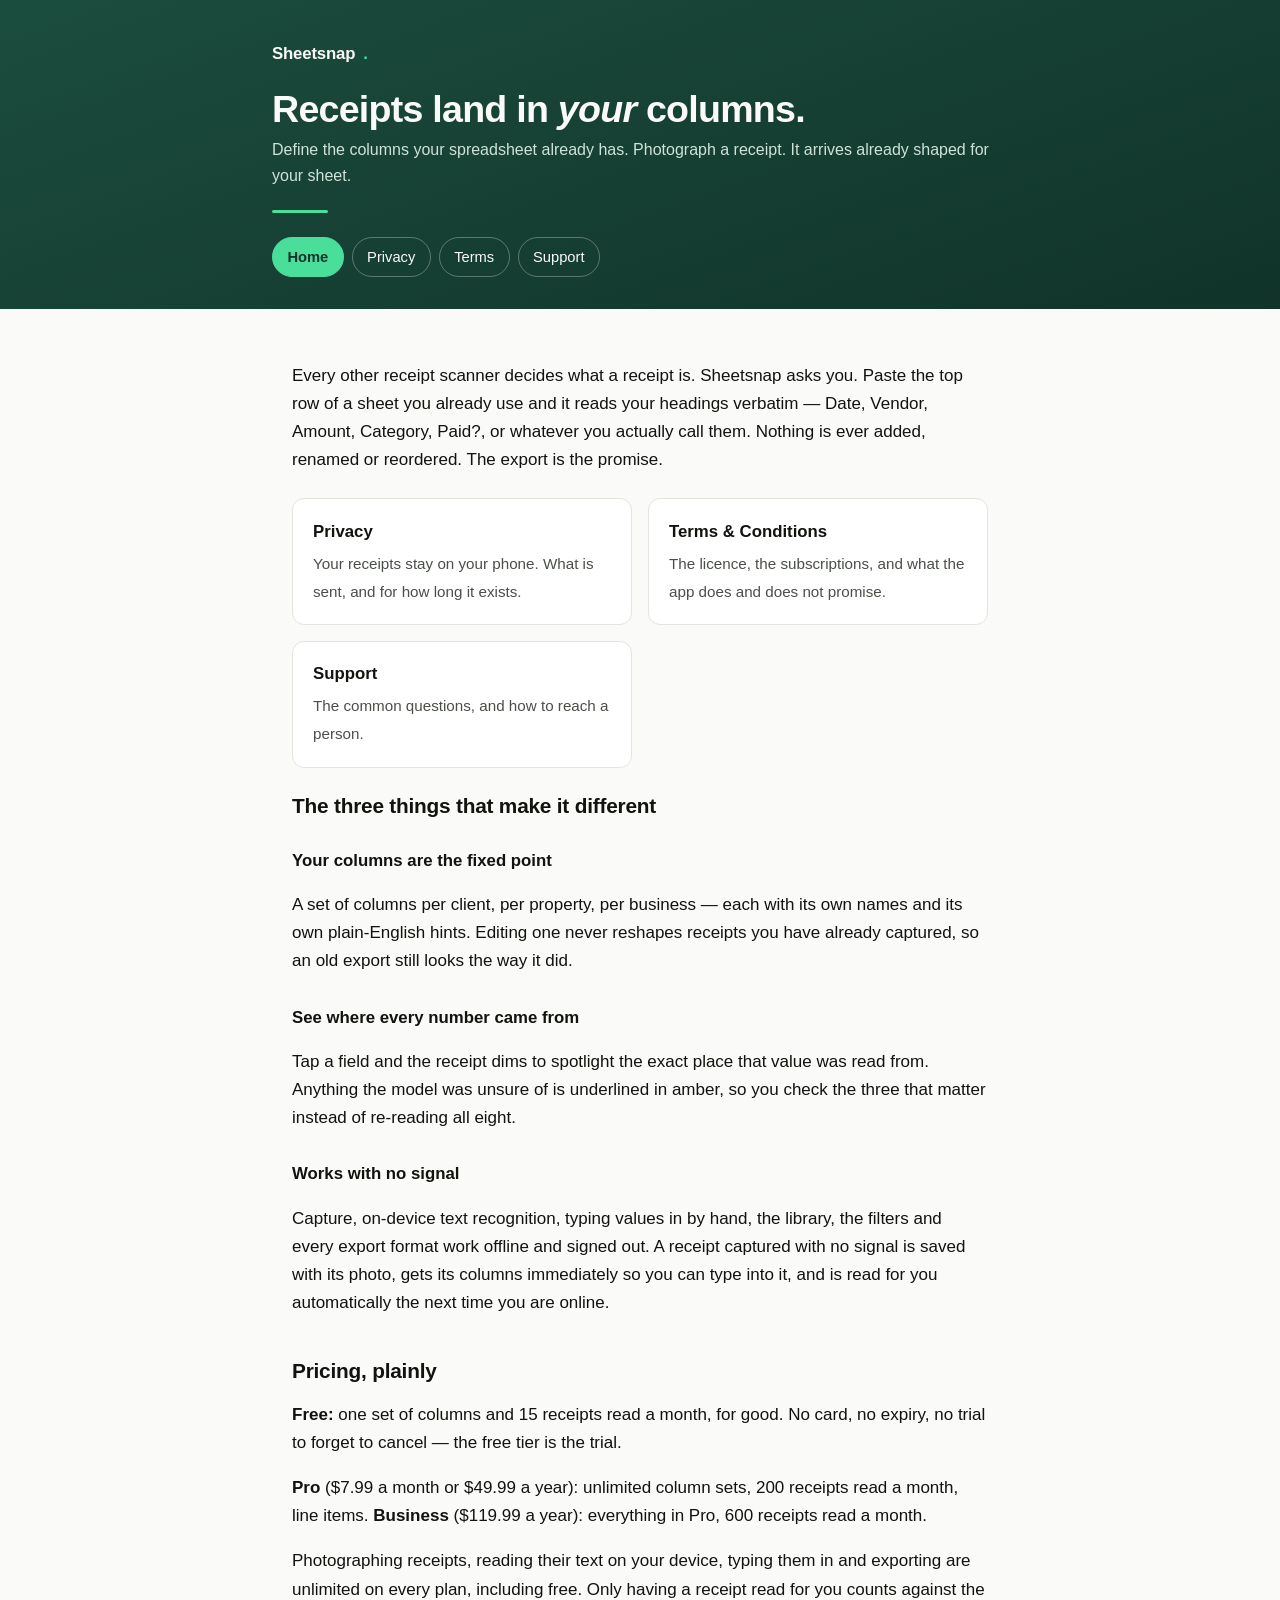
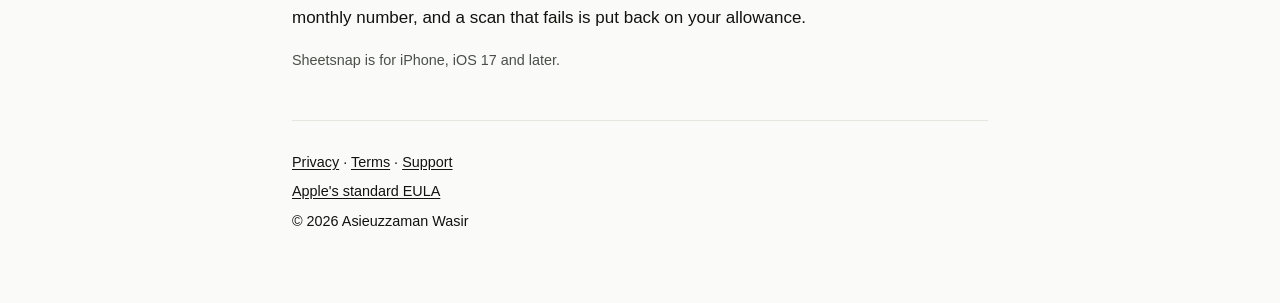
<file: index.html>
<!doctype html>
<!--
  Sheetsnap — the landing page for the three pages App Store Connect asks for.

  Deliberately not a marketing site. Its job is to be a real page at the root of
  the domain so that the Privacy, Terms and Support links go somewhere that
  looks like it belongs to a real product rather than three orphaned documents.
  If you later build an actual marketing site, replace this file and keep the
  other three.

  Every footer links Apple's standard EULA as well as our own Terms. That is not
  redundancy: Apple's EULA is what actually licenses the app, terms.html is the
  layer it does not cover (subscriptions, accuracy, liability), and a reader
  should be able to reach either in one tap from anywhere.
-->
<html lang="en">
<head>
<meta charset="utf-8">
<meta name="viewport" content="width=device-width, initial-scale=1">
<title>Sheetsnap — receipts land in your columns</title>
<meta name="description" content="Define the columns your spreadsheet already has. Photograph a receipt. It arrives already shaped for your sheet.">
<link rel="stylesheet" href="style.css">
</head>
<body>

<header>
  <div class="inner">
    <a class="brand" href="index.html">Sheetsnap<span>.</span></a>
    <h1>Receipts land in <em>your</em> columns.</h1>
    <p class="dek">Define the columns your spreadsheet already has. Photograph a
    receipt. It arrives already shaped for your sheet.</p>
    <div class="rule"></div>
    <nav class="pages">
      <a href="index.html" aria-current="page">Home</a>
      <a href="privacy.html">Privacy</a>
      <a href="terms.html">Terms</a>
      <a href="support.html">Support</a>
    </nav>
  </div>
</header>

<main>

<p>Every other receipt scanner decides what a receipt is. Sheetsnap asks you.
Paste the top row of a sheet you already use and it reads your headings
verbatim &mdash; Date, Vendor, Amount, Category, Paid?, or whatever you actually
call them. Nothing is ever added, renamed or reordered. The export is the
promise.</p>

<div class="tiles">
  <a class="tile" href="privacy.html">
    <strong>Privacy</strong>
    <span>Your receipts stay on your phone. What is sent, and for how long it
    exists.</span>
  </a>
  <a class="tile" href="terms.html">
    <strong>Terms &amp; Conditions</strong>
    <span>The licence, the subscriptions, and what the app does and does not
    promise.</span>
  </a>
  <a class="tile" href="support.html">
    <strong>Support</strong>
    <span>The common questions, and how to reach a person.</span>
  </a>
</div>

<h2>The three things that make it different</h2>

<h3>Your columns are the fixed point</h3>
<p>A set of columns per client, per property, per business &mdash; each with its
own names and its own plain-English hints. Editing one never reshapes receipts
you have already captured, so an old export still looks the way it did.</p>

<h3>See where every number came from</h3>
<p>Tap a field and the receipt dims to spotlight the exact place that value was
read from. Anything the model was unsure of is underlined in amber, so you check
the three that matter instead of re-reading all eight.</p>

<h3>Works with no signal</h3>
<p>Capture, on-device text recognition, typing values in by hand, the library,
the filters and every export format work offline and signed out. A receipt
captured with no signal is saved with its photo, gets its columns immediately so
you can type into it, and is read for you automatically the next time you are
online.</p>

<h2>Pricing, plainly</h2>

<p><strong>Free:</strong> one set of columns and 15 receipts read a month, for
good. No card, no expiry, no trial to forget to cancel &mdash; the free tier is
the trial.</p>

<p><strong>Pro</strong> ($7.99 a month or $49.99 a year): unlimited column sets,
200 receipts read a month, line items.
<strong>Business</strong> ($119.99 a year): everything in Pro, 600 receipts read
a month.</p>

<p>Photographing receipts, reading their text on your device, typing them in and
exporting are unlimited on every plan, including free. Only having a receipt
read for you counts against the monthly number, and a scan that fails is put
back on your allowance.</p>

<!-- Once the app is live, replace this line with the App Store badge or a
     plain link: <a href="https://apps.apple.com/app/id{APP_STORE_APP_ID}">Download
     on the App Store</a>. The id is the number in the App Store Connect URL,
     the same one that goes in APP_STORE_APP_ID in Config/Secrets.xcconfig. -->
<p class="meta">Sheetsnap is for iPhone, iOS 17 and later.</p>

<footer>
  <p><a href="privacy.html">Privacy</a> &middot;
     <a href="terms.html">Terms</a> &middot;
     <a href="support.html">Support</a></p>
  <p><a href="https://www.apple.com/legal/internet-services/itunes/dev/stdeula/">Apple's
     standard EULA</a></p>
  <p>&copy; 2026 Asieuzzaman Wasir</p>
</footer>

</main>
</body>
</html>
</file>
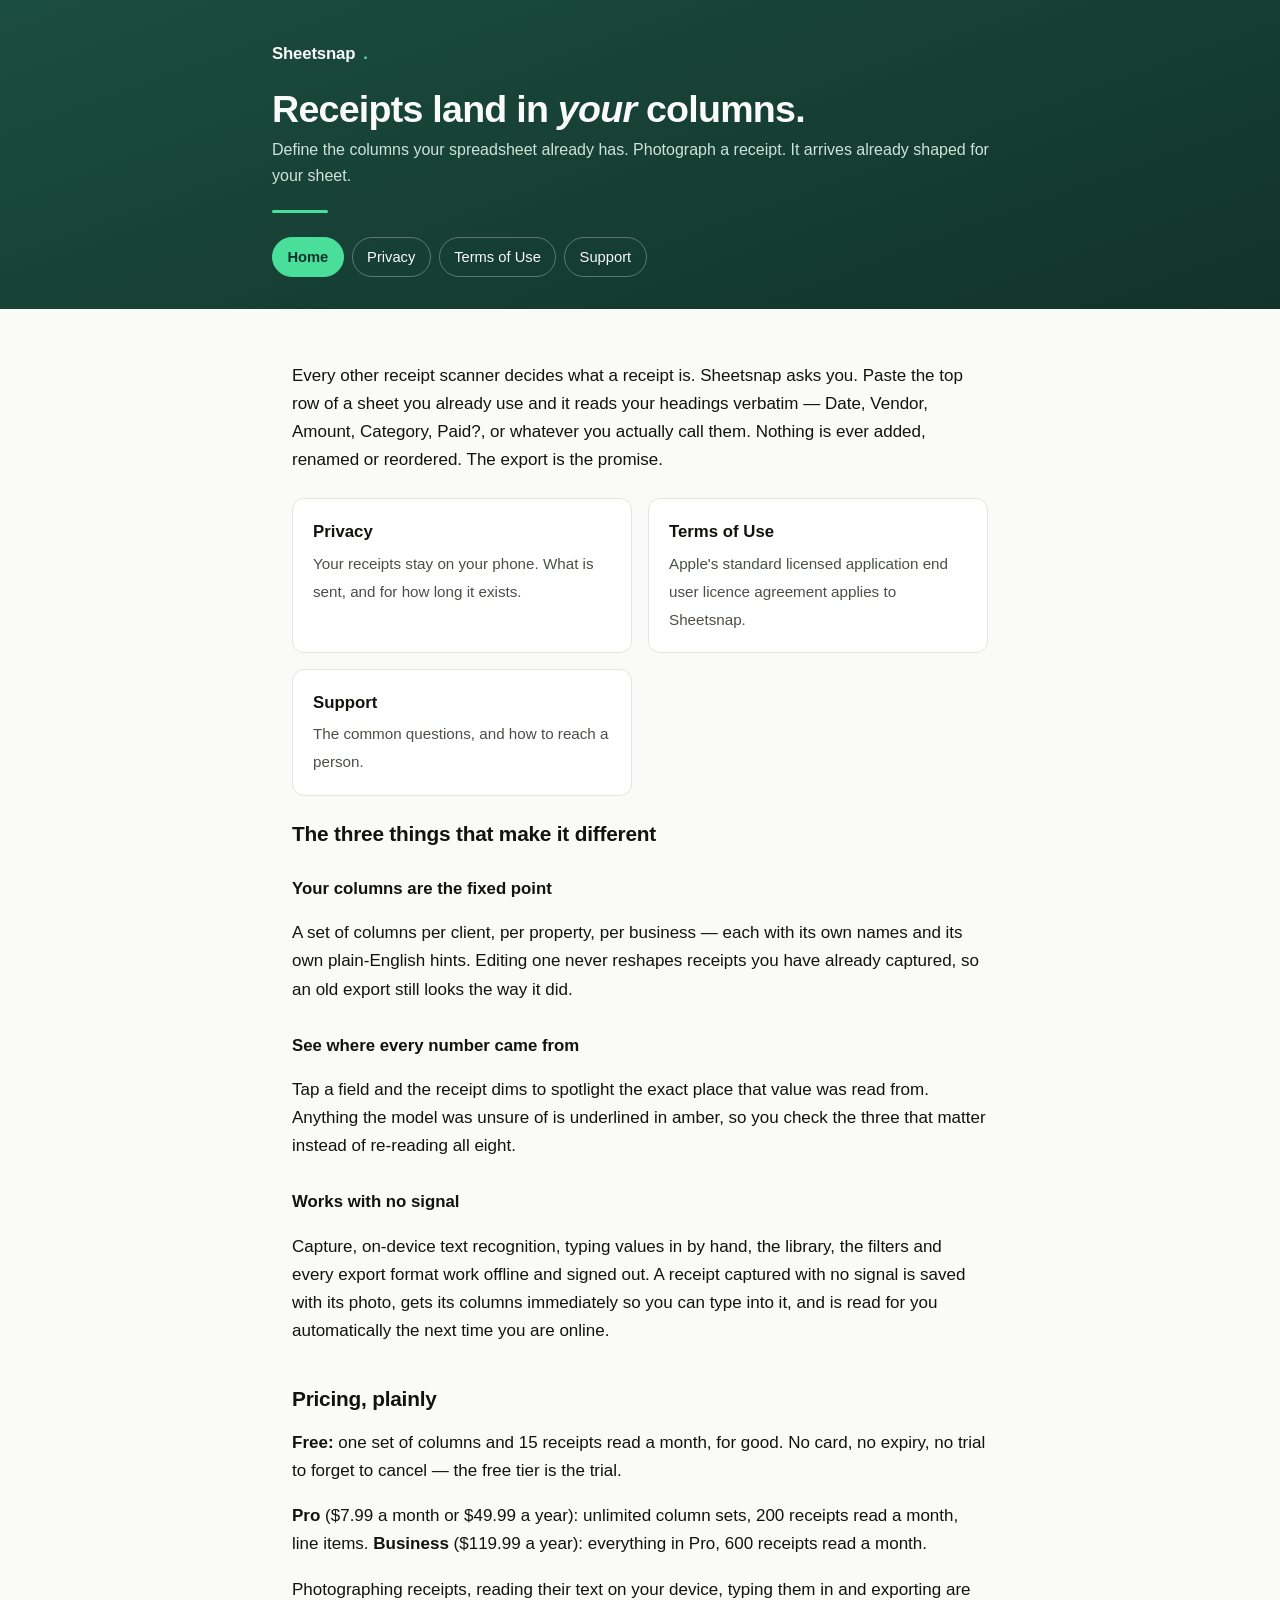
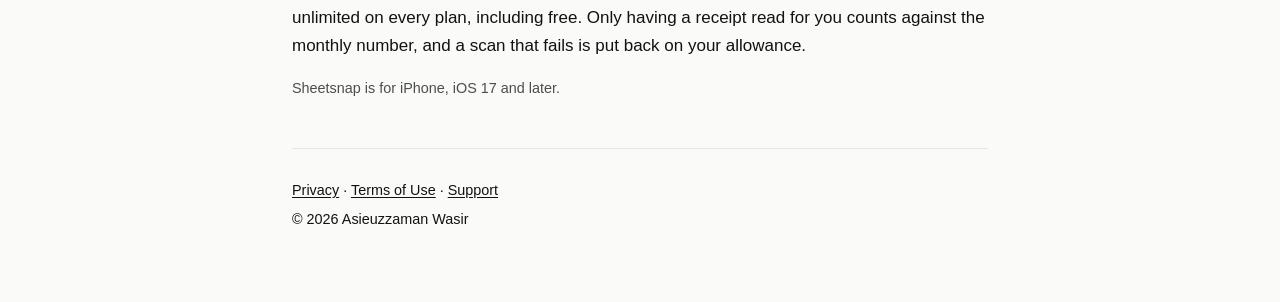
<file: site/index.html>
<!doctype html>
<!--
  Sheetsnap — the landing page for the three pages App Store Connect asks for.

  Deliberately not a marketing site. Its job is to be a real page at the root of
  the domain so that the Privacy, Terms and Support links go somewhere that
  looks like it belongs to a real product rather than three orphaned documents.
  If you later build an actual marketing site, replace this file and keep the
  other two.

  "Terms of Use" links to Apple's standard EULA, which is what actually governs
  the app — the same URL AppConfig falls back to when TERMS_HOST is unset, so
  the website and the app's paywall point at the same document. A custom EULA is
  drafted at docs/terms-eula-draft.html and is deliberately NOT published; see
  site/README.md before you change that.
-->
<html lang="en">
<head>
<meta charset="utf-8">
<meta name="viewport" content="width=device-width, initial-scale=1">
<title>Sheetsnap — receipts land in your columns</title>
<meta name="description" content="Define the columns your spreadsheet already has. Photograph a receipt. It arrives already shaped for your sheet.">
<link rel="stylesheet" href="style.css">
</head>
<body>

<header>
  <div class="inner">
    <a class="brand" href="index.html">Sheetsnap<span>.</span></a>
    <h1>Receipts land in <em>your</em> columns.</h1>
    <p class="dek">Define the columns your spreadsheet already has. Photograph a
    receipt. It arrives already shaped for your sheet.</p>
    <div class="rule"></div>
    <nav class="pages">
      <a href="index.html" aria-current="page">Home</a>
      <a href="privacy.html">Privacy</a>
      <a href="https://www.apple.com/legal/internet-services/itunes/dev/stdeula/">Terms of Use</a>
      <a href="support.html">Support</a>
    </nav>
  </div>
</header>

<main>

<p>Every other receipt scanner decides what a receipt is. Sheetsnap asks you.
Paste the top row of a sheet you already use and it reads your headings
verbatim &mdash; Date, Vendor, Amount, Category, Paid?, or whatever you actually
call them. Nothing is ever added, renamed or reordered. The export is the
promise.</p>

<div class="tiles">
  <a class="tile" href="privacy.html">
    <strong>Privacy</strong>
    <span>Your receipts stay on your phone. What is sent, and for how long it
    exists.</span>
  </a>
  <a class="tile" href="https://www.apple.com/legal/internet-services/itunes/dev/stdeula/">
    <strong>Terms of Use</strong>
    <span>Apple's standard licensed application end user licence agreement
    applies to Sheetsnap.</span>
  </a>
  <a class="tile" href="support.html">
    <strong>Support</strong>
    <span>The common questions, and how to reach a person.</span>
  </a>
</div>

<h2>The three things that make it different</h2>

<h3>Your columns are the fixed point</h3>
<p>A set of columns per client, per property, per business &mdash; each with its
own names and its own plain-English hints. Editing one never reshapes receipts
you have already captured, so an old export still looks the way it did.</p>

<h3>See where every number came from</h3>
<p>Tap a field and the receipt dims to spotlight the exact place that value was
read from. Anything the model was unsure of is underlined in amber, so you check
the three that matter instead of re-reading all eight.</p>

<h3>Works with no signal</h3>
<p>Capture, on-device text recognition, typing values in by hand, the library,
the filters and every export format work offline and signed out. A receipt
captured with no signal is saved with its photo, gets its columns immediately so
you can type into it, and is read for you automatically the next time you are
online.</p>

<h2>Pricing, plainly</h2>

<p><strong>Free:</strong> one set of columns and 15 receipts read a month, for
good. No card, no expiry, no trial to forget to cancel &mdash; the free tier is
the trial.</p>

<p><strong>Pro</strong> ($7.99 a month or $49.99 a year): unlimited column sets,
200 receipts read a month, line items.
<strong>Business</strong> ($119.99 a year): everything in Pro, 600 receipts read
a month.</p>

<p>Photographing receipts, reading their text on your device, typing them in and
exporting are unlimited on every plan, including free. Only having a receipt
read for you counts against the monthly number, and a scan that fails is put
back on your allowance.</p>

<!-- Once the app is live, replace this line with the App Store badge or a
     plain link: <a href="https://apps.apple.com/app/id{APP_STORE_APP_ID}">Download
     on the App Store</a>. The id is the number in the App Store Connect URL,
     the same one that goes in APP_STORE_APP_ID in Config/Secrets.xcconfig. -->
<p class="meta">Sheetsnap is for iPhone, iOS 17 and later.</p>

<footer>
  <p><a href="privacy.html">Privacy</a> &middot;
     <a href="https://www.apple.com/legal/internet-services/itunes/dev/stdeula/">Terms of Use</a> &middot;
     <a href="support.html">Support</a></p>
  <p>&copy; 2026 Asieuzzaman Wasir</p>
</footer>

</main>
</body>
</html>
</file>
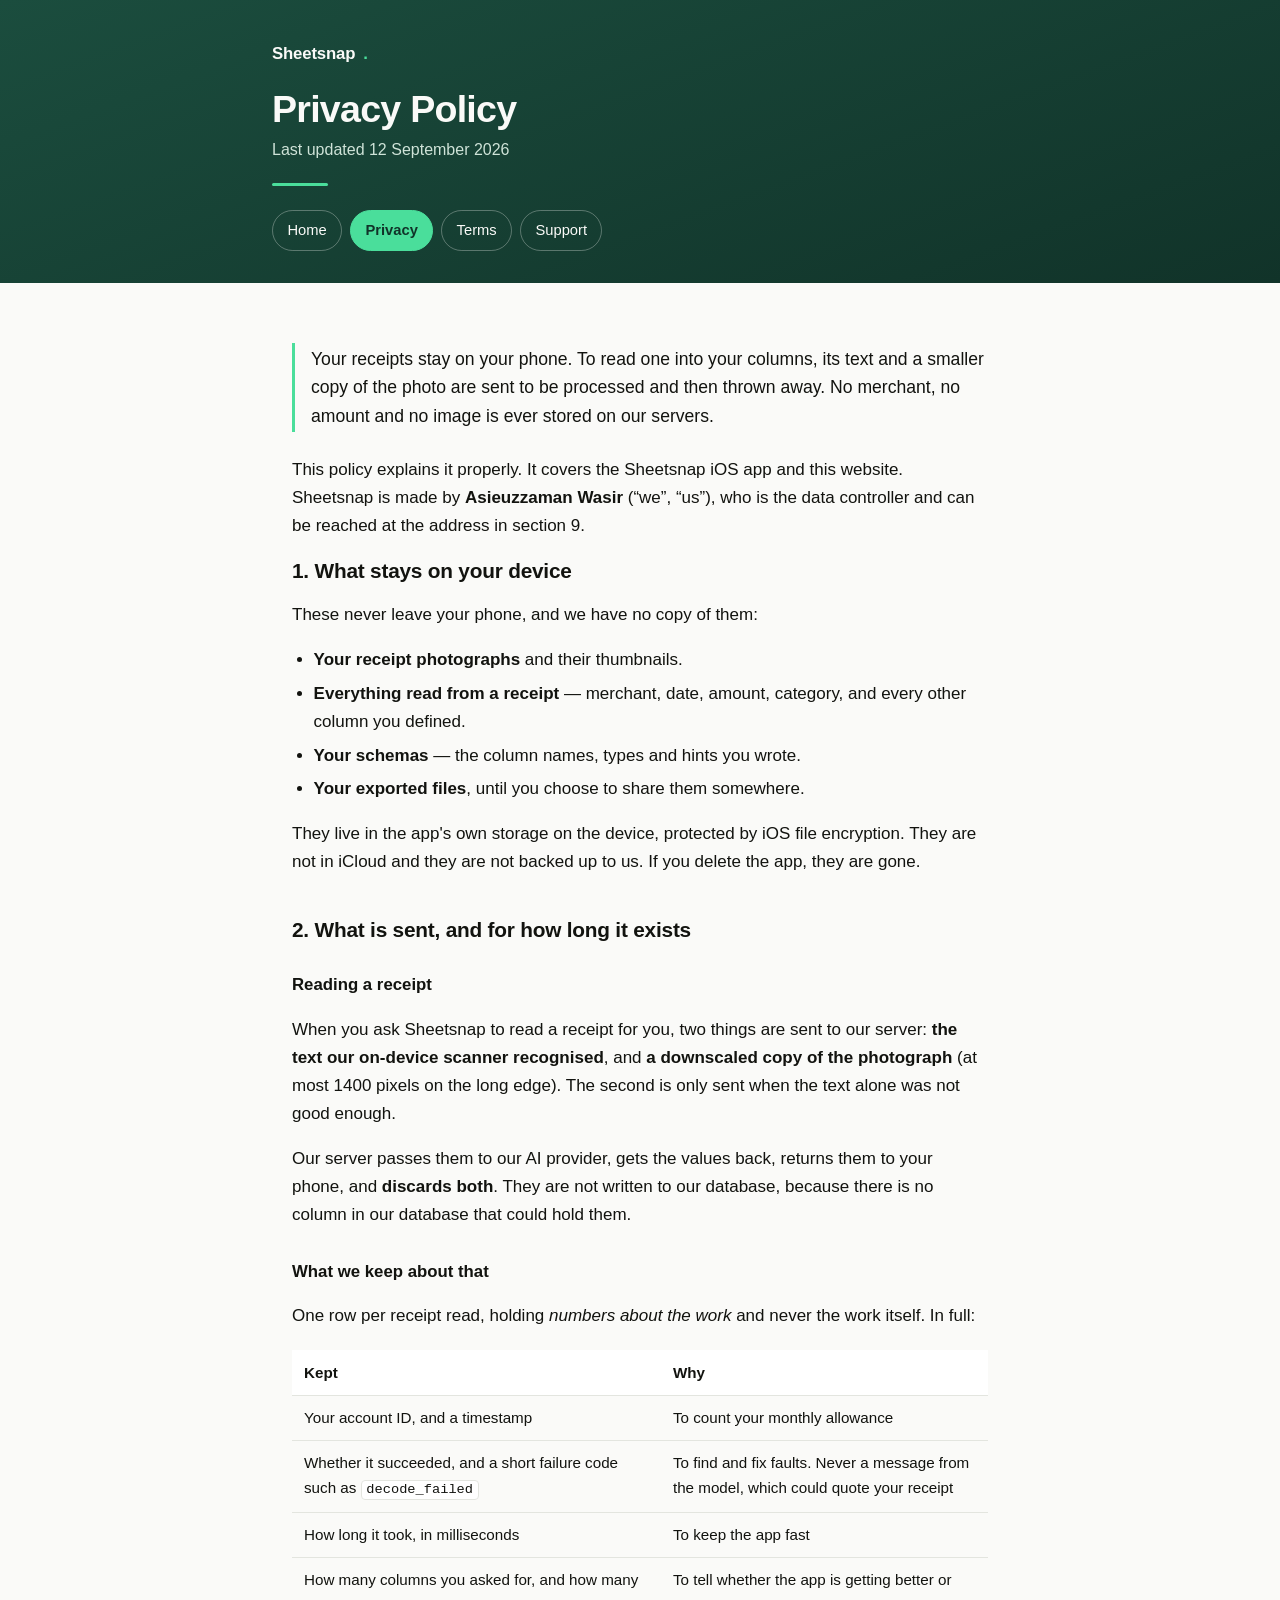
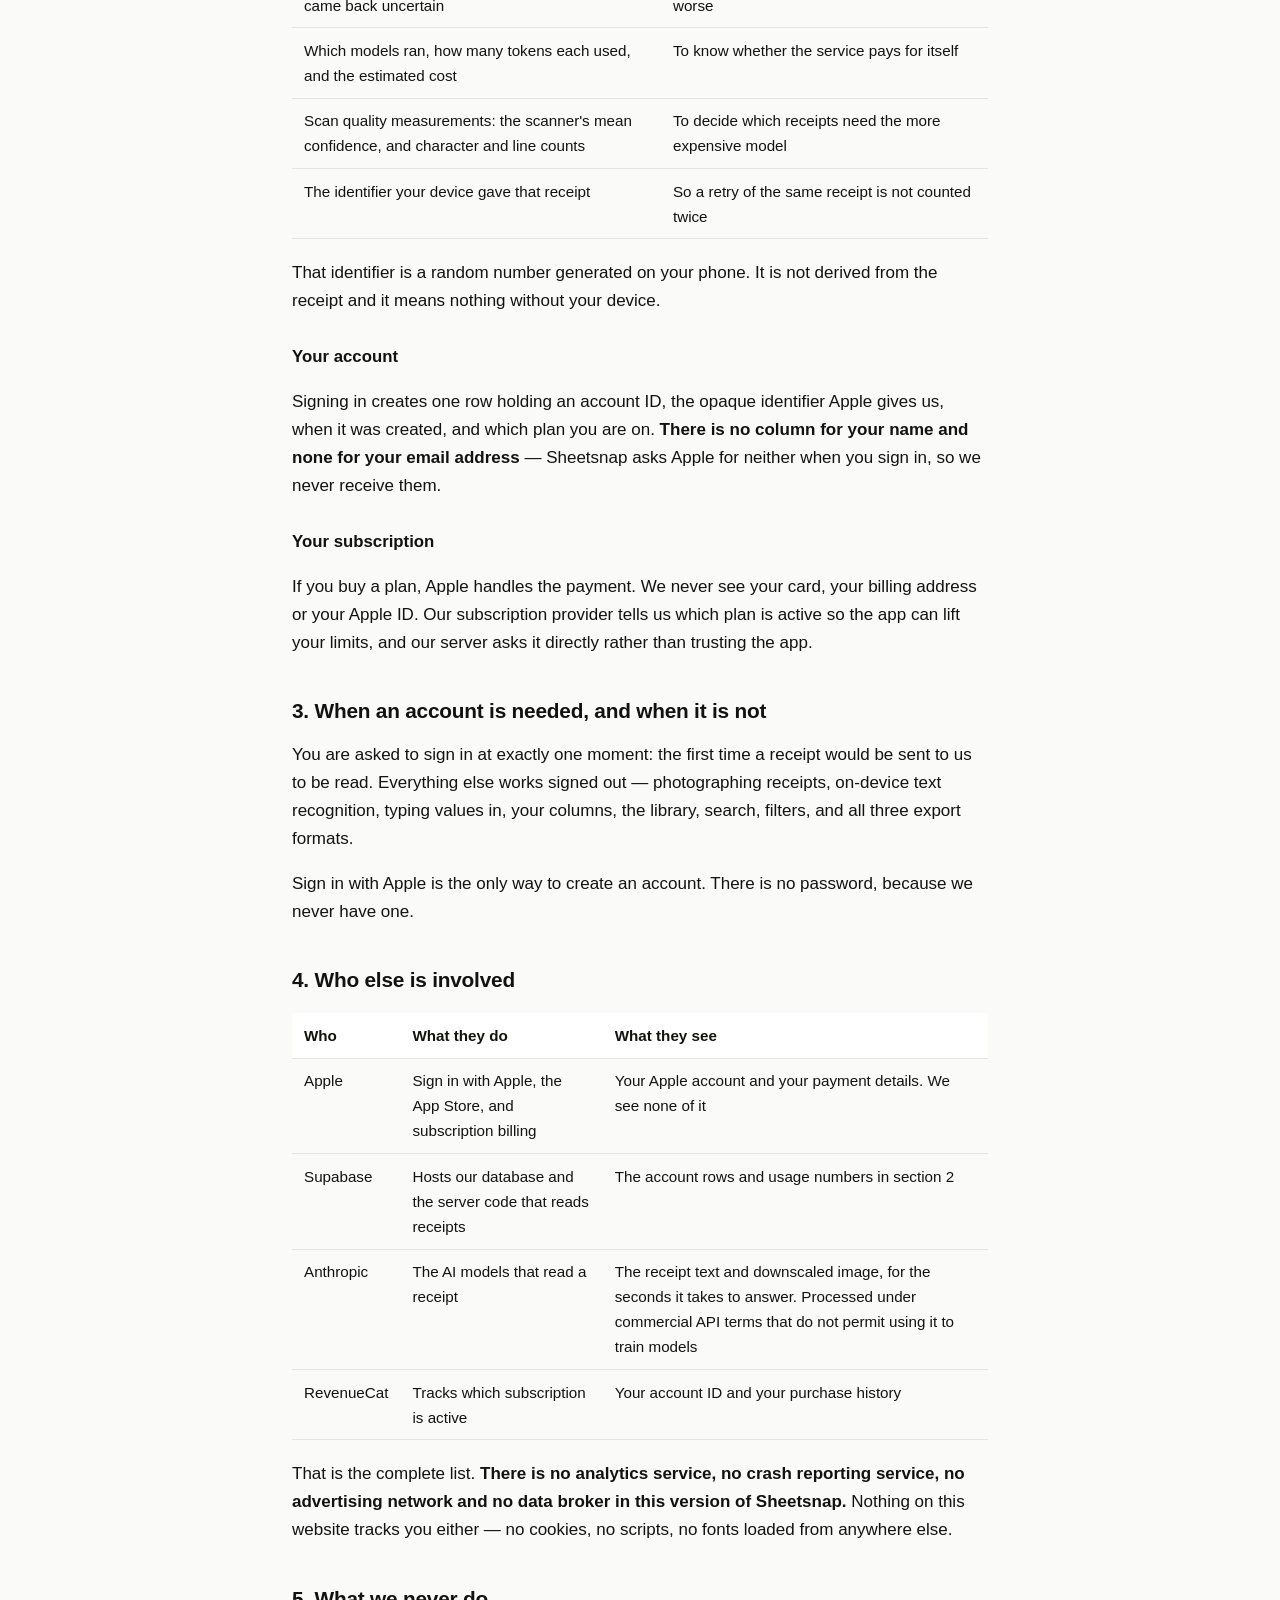
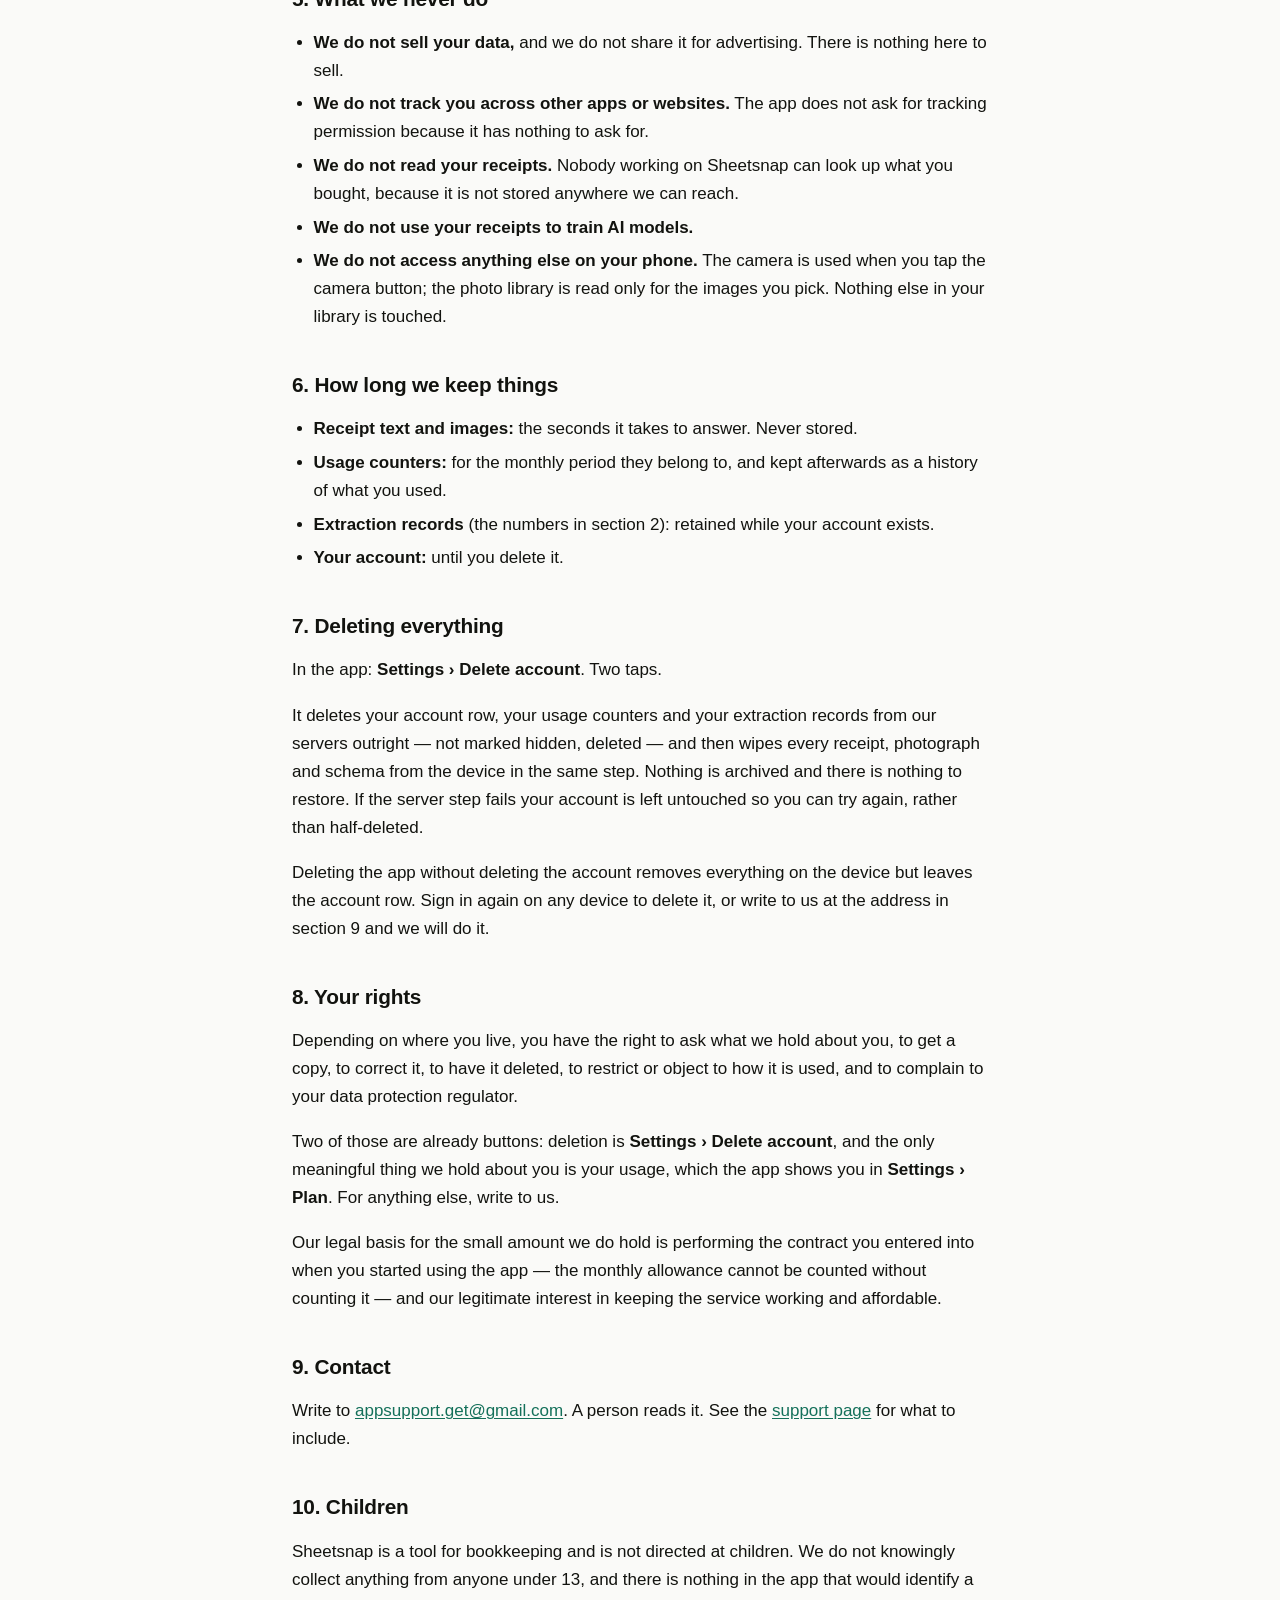
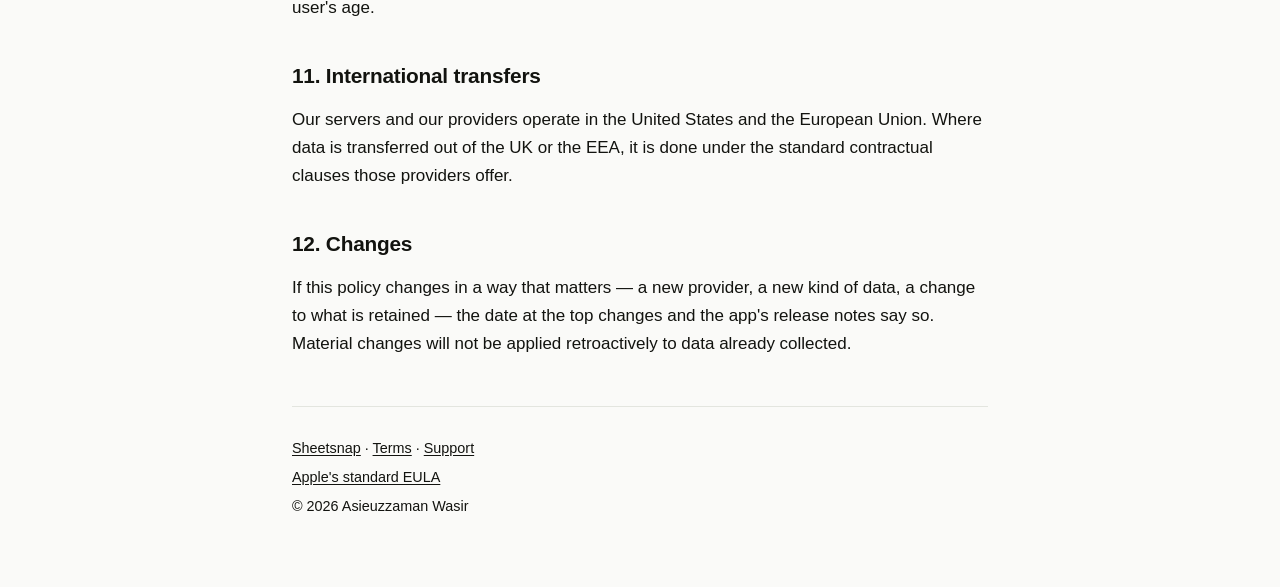
<file: privacy.html>
<!doctype html>
<!--
  Sheetsnap — Privacy Policy.

  DRAFT, AND NOT LEGAL ADVICE. Every factual claim below was written against
  what this codebase actually does, and each one is checkable:

    * the data inventory matches supabase/migrations/*.sql column for column
    * "no name, no email" is AuthStore.configure's `requestedScopes = []`
    * "discarded when the response returns" is supabase/functions/extract
    * the collected types match sheetsnap/Resources/PrivacyInfo.xcprivacy, which
      must in turn match the App Store privacy labels or the build is rejected

  What it is NOT is a lawyer's work, and it is not tailored to your
  jurisdiction. Have somebody qualified read it before you publish, especially
  the UK/EU sections if you sell there.

  IF YOU CHANGE THE APP, CHANGE THIS PAGE. Adding an SDK, a column that could
  hold receipt content, or a new sub-processor changes this page, the privacy
  manifest, and the App Store privacy labels, all on the same day.
-->
<html lang="en">
<head>
<meta charset="utf-8">
<meta name="viewport" content="width=device-width, initial-scale=1">
<title>Privacy Policy — Sheetsnap</title>
<meta name="description" content="What Sheetsnap does with your receipts: they stay on your phone.">
<link rel="stylesheet" href="style.css">
</head>
<body>

<header>
  <div class="inner">
    <a class="brand" href="index.html">Sheetsnap<span>.</span></a>
    <h1>Privacy Policy</h1>
    <p class="dek">Last updated 12 September 2026</p>
    <div class="rule"></div>
    <nav class="pages">
      <a href="index.html">Home</a>
      <a href="privacy.html" aria-current="page">Privacy</a>
      <a href="terms.html">Terms</a>
      <a href="support.html">Support</a>
    </nav>
  </div>
</header>

<main>

<p class="lede">Your receipts stay on your phone. To read one into your columns,
its text and a smaller copy of the photo are sent to be processed and then
thrown away. No merchant, no amount and no image is ever stored on our
servers.</p>

<!-- No postal address here, deliberately. GDPR Article 13 wants the controller's
     identity and *contact details*, and an email address that is actually read
     satisfies that — so a sole trader is not obliged to publish a home address
     to the open internet. Apple's own standard EULA carries the clause that
     would otherwise require one, which is why terms.html does not have an
     address either. -->
<p>This policy explains it properly. It covers the Sheetsnap iOS app and this
website. Sheetsnap is made by <strong>Asieuzzaman Wasir</strong>
(&ldquo;we&rdquo;, &ldquo;us&rdquo;), who is the data controller and can be
reached at the address in section&nbsp;9.</p>

<h2>1. What stays on your device</h2>

<p>These never leave your phone, and we have no copy of them:</p>

<ul>
  <li><strong>Your receipt photographs</strong> and their thumbnails.</li>
  <li><strong>Everything read from a receipt</strong> &mdash; merchant, date,
      amount, category, and every other column you defined.</li>
  <li><strong>Your schemas</strong> &mdash; the column names, types and hints
      you wrote.</li>
  <li><strong>Your exported files</strong>, until you choose to share them
      somewhere.</li>
</ul>

<p>They live in the app's own storage on the device, protected by iOS file
encryption. They are not in iCloud and they are not backed up to us. If you
delete the app, they are gone.</p>

<h2>2. What is sent, and for how long it exists</h2>

<h3>Reading a receipt</h3>

<p>When you ask Sheetsnap to read a receipt for you, two things are sent to our
server: <strong>the text our on-device scanner recognised</strong>, and
<strong>a downscaled copy of the photograph</strong> (at most 1400 pixels on the
long edge). The second is only sent when the text alone was not good enough.</p>

<p>Our server passes them to our AI provider, gets the values back, returns them
to your phone, and <strong>discards both</strong>. They are not written to our
database, because there is no column in our database that could hold them.</p>

<h3>What we keep about that</h3>

<p>One row per receipt read, holding <em>numbers about the work</em> and never
the work itself. In full:</p>

<table>
<tr><th>Kept</th><th>Why</th></tr>
<tr><td>Your account ID, and a timestamp</td><td>To count your monthly allowance</td></tr>
<tr><td>Whether it succeeded, and a short failure code such as <code>decode_failed</code></td><td>To find and fix faults. Never a message from the model, which could quote your receipt</td></tr>
<tr><td>How long it took, in milliseconds</td><td>To keep the app fast</td></tr>
<tr><td>How many columns you asked for, and how many came back uncertain</td><td>To tell whether the app is getting better or worse</td></tr>
<tr><td>Which models ran, how many tokens each used, and the estimated cost</td><td>To know whether the service pays for itself</td></tr>
<tr><td>Scan quality measurements: the scanner's mean confidence, and character and line counts</td><td>To decide which receipts need the more expensive model</td></tr>
<tr><td>The identifier your device gave that receipt</td><td>So a retry of the same receipt is not counted twice</td></tr>
</table>

<p>That identifier is a random number generated on your phone. It is not
derived from the receipt and it means nothing without your device.</p>

<h3>Your account</h3>

<p>Signing in creates one row holding an account ID, the opaque identifier Apple
gives us, when it was created, and which plan you are on. <strong>There is no
column for your name and none for your email address</strong> &mdash; Sheetsnap
asks Apple for neither when you sign in, so we never receive them.</p>

<h3>Your subscription</h3>

<p>If you buy a plan, Apple handles the payment. We never see your card, your
billing address or your Apple ID. Our subscription provider tells us which plan
is active so the app can lift your limits, and our server asks it directly
rather than trusting the app.</p>

<h2>3. When an account is needed, and when it is not</h2>

<p>You are asked to sign in at exactly one moment: the first time a receipt
would be sent to us to be read. Everything else works signed out &mdash;
photographing receipts, on-device text recognition, typing values in, your
columns, the library, search, filters, and all three export formats.</p>

<p>Sign in with Apple is the only way to create an account. There is no
password, because we never have one.</p>

<h2>4. Who else is involved</h2>

<table>
<tr><th>Who</th><th>What they do</th><th>What they see</th></tr>
<tr><td>Apple</td><td>Sign in with Apple, the App Store, and subscription billing</td><td>Your Apple account and your payment details. We see none of it</td></tr>
<tr><td>Supabase</td><td>Hosts our database and the server code that reads receipts</td><td>The account rows and usage numbers in section 2</td></tr>
<tr><td>Anthropic</td><td>The AI models that read a receipt</td><td>The receipt text and downscaled image, for the seconds it takes to answer. Processed under commercial API terms that do not permit using it to train models</td></tr>
<tr><td>RevenueCat</td><td>Tracks which subscription is active</td><td>Your account ID and your purchase history</td></tr>
</table>

<p>That is the complete list. <strong>There is no analytics service, no crash
reporting service, no advertising network and no data broker in this version of
Sheetsnap.</strong> Nothing on this website tracks you either &mdash; no
cookies, no scripts, no fonts loaded from anywhere else.</p>

<h2>5. What we never do</h2>

<ul>
  <li><strong>We do not sell your data,</strong> and we do not share it for
      advertising. There is nothing here to sell.</li>
  <li><strong>We do not track you across other apps or websites.</strong> The
      app does not ask for tracking permission because it has nothing to ask
      for.</li>
  <li><strong>We do not read your receipts.</strong> Nobody working on Sheetsnap
      can look up what you bought, because it is not stored anywhere we can
      reach.</li>
  <li><strong>We do not use your receipts to train AI models.</strong></li>
  <li><strong>We do not access anything else on your phone.</strong> The camera
      is used when you tap the camera button; the photo library is read only for
      the images you pick. Nothing else in your library is touched.</li>
</ul>

<h2>6. How long we keep things</h2>

<ul>
  <li><strong>Receipt text and images:</strong> the seconds it takes to answer.
      Never stored.</li>
  <li><strong>Usage counters:</strong> for the monthly period they belong to,
      and kept afterwards as a history of what you used.</li>
  <li><strong>Extraction records</strong> (the numbers in section 2): retained
      while your account exists.</li>
  <li><strong>Your account:</strong> until you delete it.</li>
</ul>

<h2>7. Deleting everything</h2>

<p>In the app: <strong>Settings &rsaquo; Delete account</strong>. Two taps.</p>

<p>It deletes your account row, your usage counters and your extraction records
from our servers outright &mdash; not marked hidden, deleted &mdash; and then
wipes every receipt, photograph and schema from the device in the same step.
Nothing is archived and there is nothing to restore. If the server step fails
your account is left untouched so you can try again, rather than half-deleted.</p>

<p>Deleting the app without deleting the account removes everything on the
device but leaves the account row. Sign in again on any device to delete it, or
write to us at the address in section 9 and we will do it.</p>

<h2>8. Your rights</h2>

<p>Depending on where you live, you have the right to ask what we hold about
you, to get a copy, to correct it, to have it deleted, to restrict or object to
how it is used, and to complain to your data protection regulator.</p>

<p>Two of those are already buttons: deletion is
<strong>Settings &rsaquo; Delete account</strong>, and the only meaningful thing
we hold about you is your usage, which the app shows you in
<strong>Settings &rsaquo; Plan</strong>. For anything else, write to us.</p>

<p>Our legal basis for the small amount we do hold is performing the contract
you entered into when you started using the app &mdash; the monthly allowance
cannot be counted without counting it &mdash; and our legitimate interest in
keeping the service working and affordable.</p>

<h2>9. Contact</h2>

<p>Write to <a href="mailto:appsupport.get@gmail.com">appsupport.get@gmail.com</a>.
A person reads it. See the <a href="support.html">support page</a> for what to
include.</p>

<h2>10. Children</h2>

<p>Sheetsnap is a tool for bookkeeping and is not directed at children. We do
not knowingly collect anything from anyone under 13, and there is nothing in the
app that would identify a user's age.</p>

<h2>11. International transfers</h2>

<p>Our servers and our providers operate in the United States and the European
Union. Where data is transferred out of the UK or the EEA, it is done under the
standard contractual clauses those providers offer.</p>

<h2>12. Changes</h2>

<p>If this policy changes in a way that matters &mdash; a new provider, a new
kind of data, a change to what is retained &mdash; the date at the top changes
and the app's release notes say so. Material changes will not be applied
retroactively to data already collected.</p>

<footer>
  <p><a href="index.html">Sheetsnap</a> &middot;
     <a href="terms.html">Terms</a> &middot;
     <a href="support.html">Support</a></p>
  <p><a href="https://www.apple.com/legal/internet-services/itunes/dev/stdeula/">Apple's
     standard EULA</a></p>
  <p>&copy; 2026 Asieuzzaman Wasir</p>
</footer>

</main>
</body>
</html>
</file>
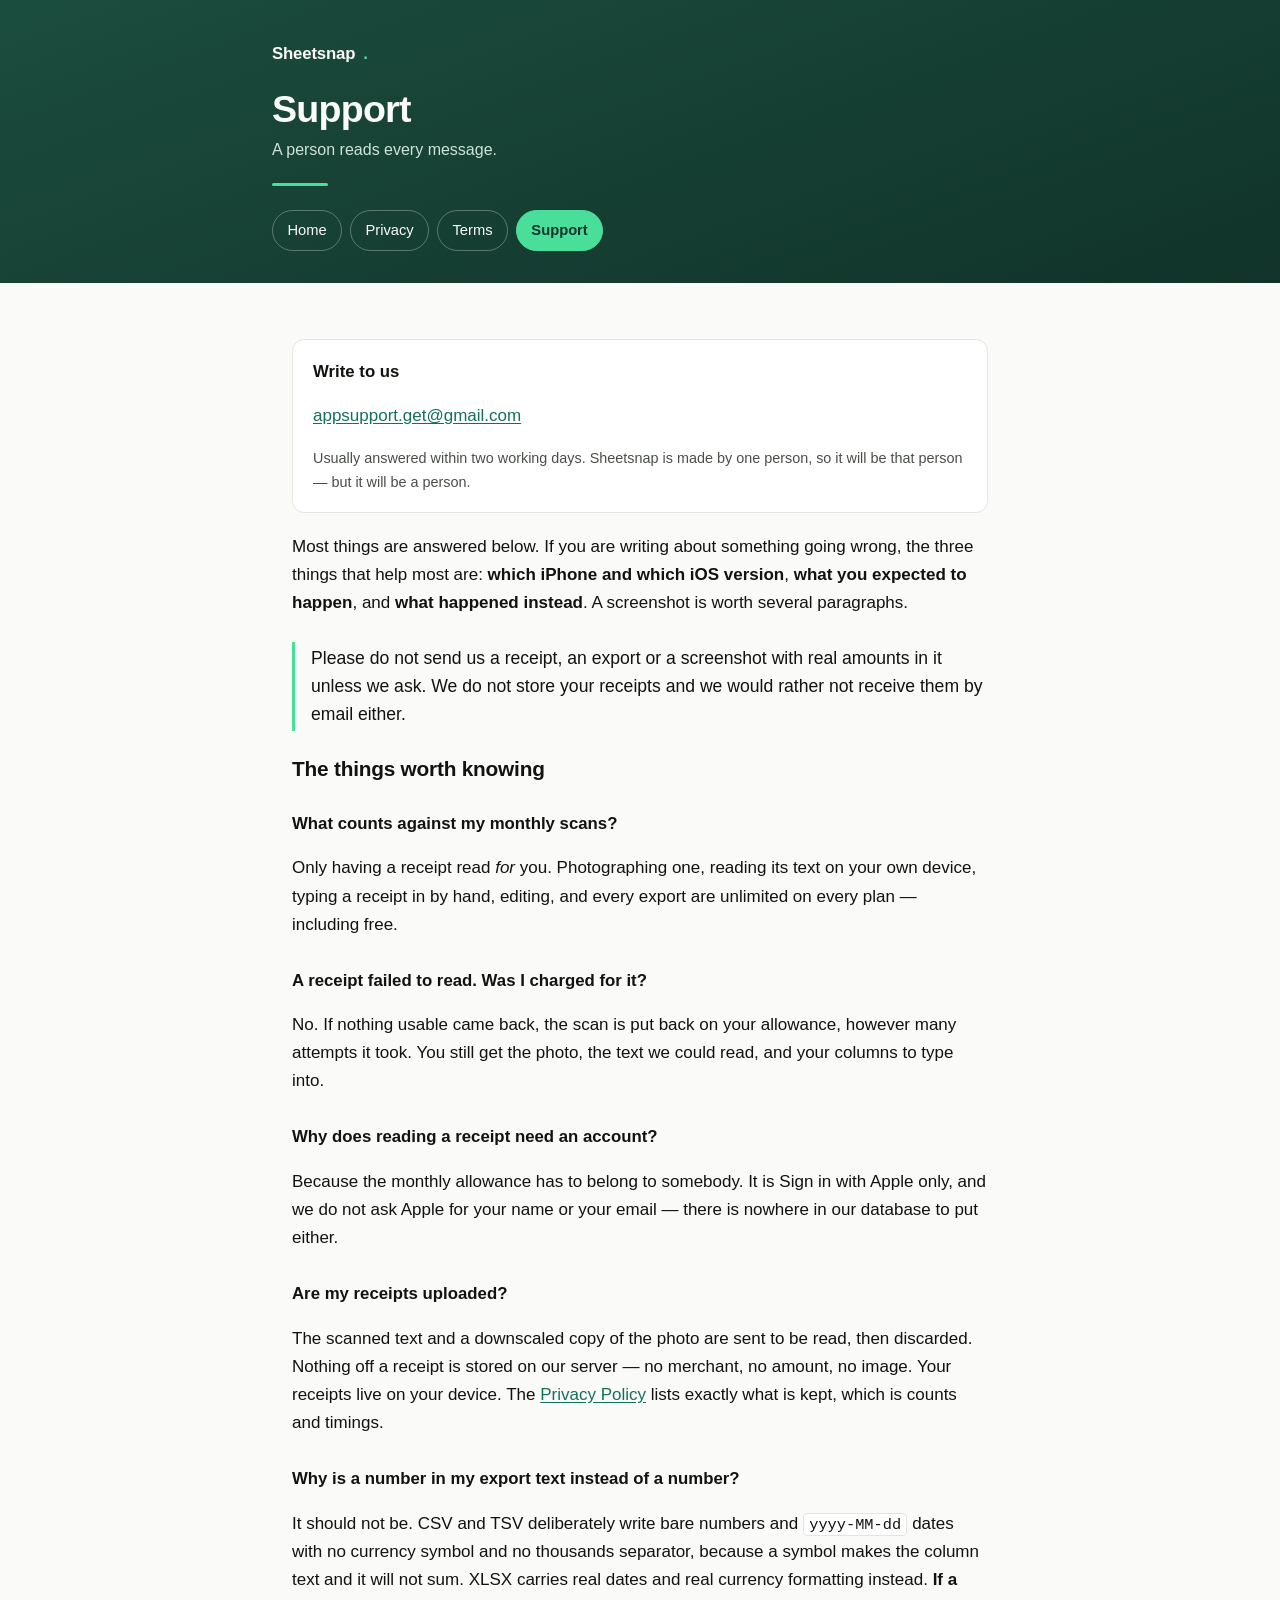
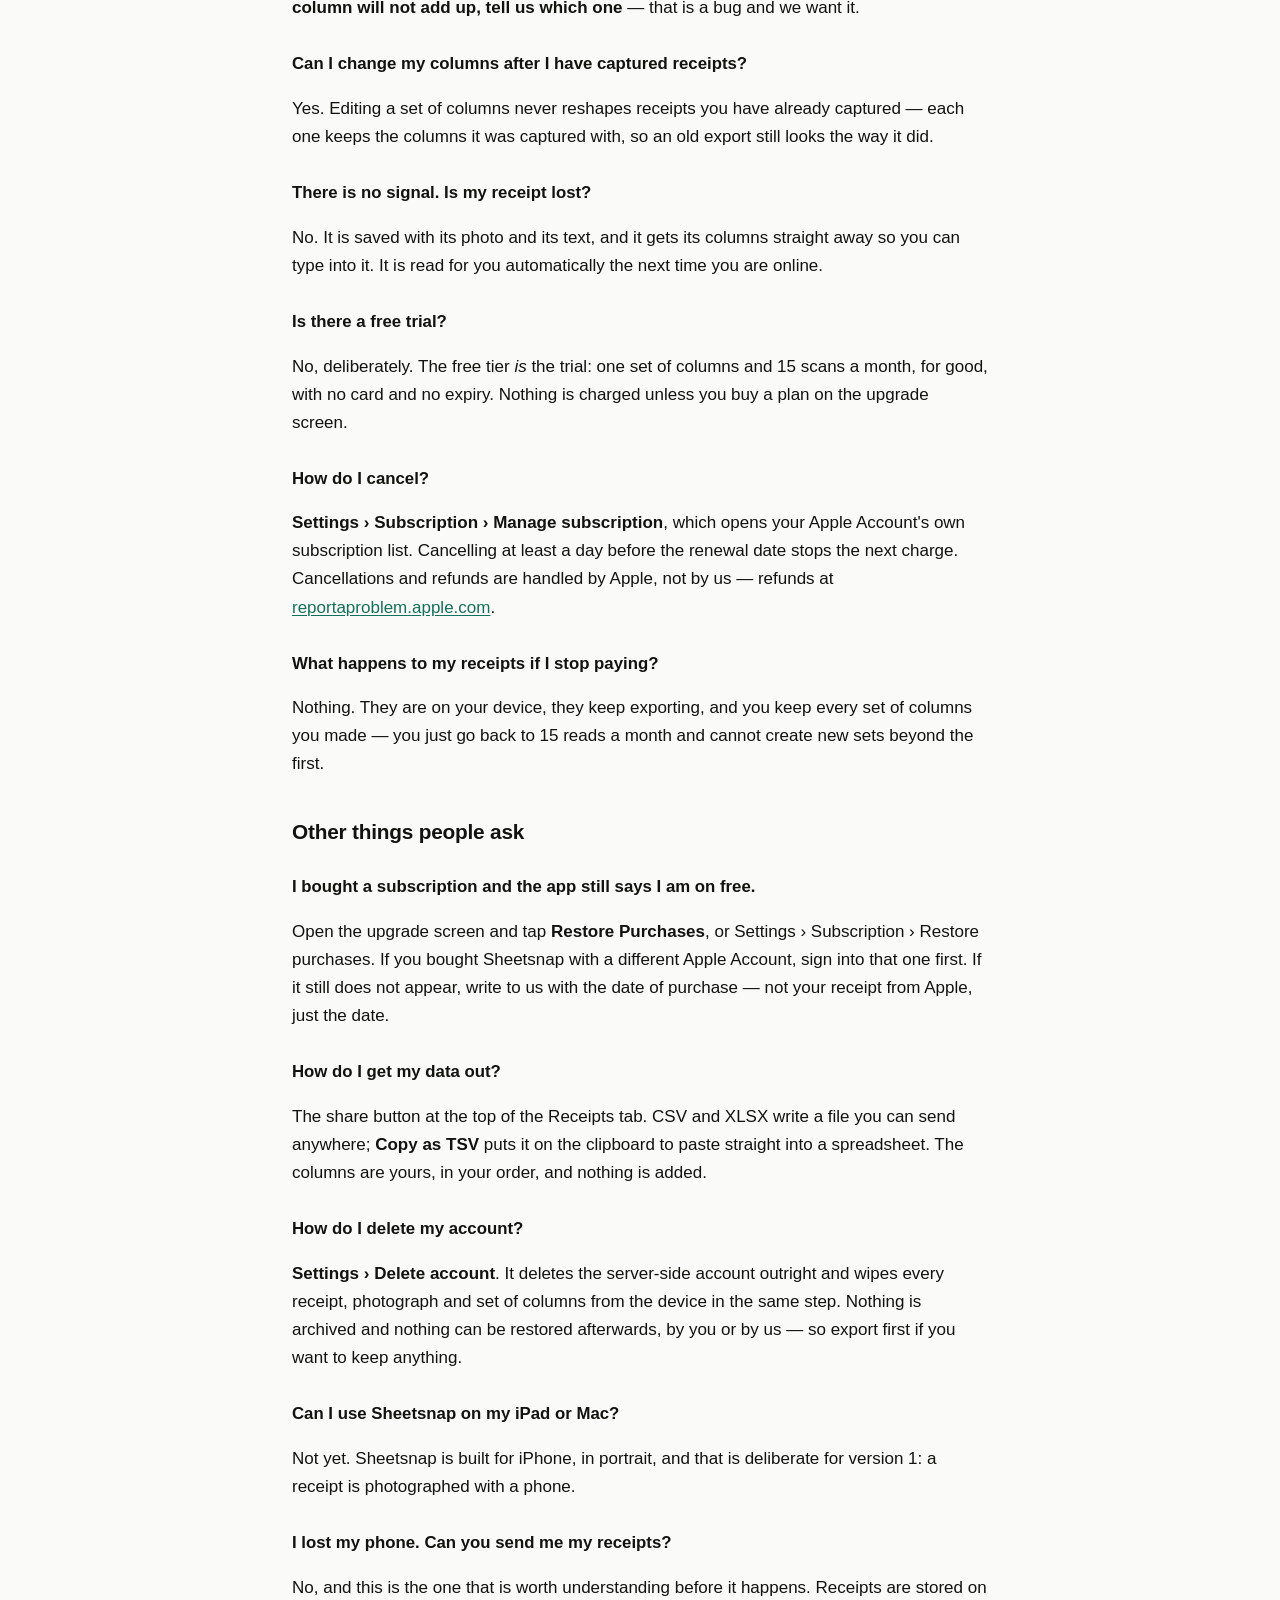
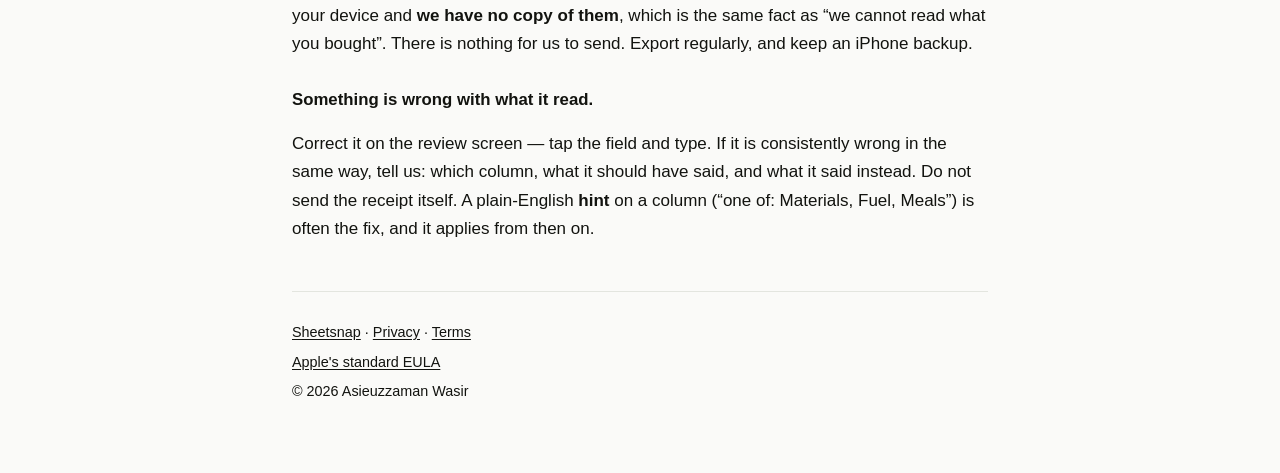
<file: support.html>
<!doctype html>
<!--
  Sheetsnap — Support.

  This is the page that goes in App Store Connect's required "Support URL"
  field, so it has to do two jobs: answer the common questions without anybody
  having to write in, and make it obvious how to write in when it does not.

  The FAQ is the same ten answers as the app's own Settings › FAQ screen
  (sheetsnap/Features/Settings/FAQView.swift). KEEP THEM IN STEP. An answer that
  is true here and stale in the app is worse than not having this page — the
  in-app one is what people read first.

  THE ADDRESS BELOW HAS TO EXIST AND HAS TO BE READ. Apple checks that the
  Support URL resolves, and a reviewer may write to it. It is also what real
  users will use. Create the mailbox before you publish this page, or change it.
-->
<html lang="en">
<head>
<meta charset="utf-8">
<meta name="viewport" content="width=device-width, initial-scale=1">
<title>Support — Sheetsnap</title>
<meta name="description" content="Help with Sheetsnap: common questions, and how to reach a person.">
<link rel="stylesheet" href="style.css">
</head>
<body>

<header>
  <div class="inner">
    <a class="brand" href="index.html">Sheetsnap<span>.</span></a>
    <h1>Support</h1>
    <p class="dek">A person reads every message.</p>
    <div class="rule"></div>
    <nav class="pages">
      <a href="index.html">Home</a>
      <a href="privacy.html">Privacy</a>
      <a href="terms.html">Terms</a>
      <a href="support.html" aria-current="page">Support</a>
    </nav>
  </div>
</header>

<main>

<div class="card">
  <h3>Write to us</h3>
  <p><a href="mailto:appsupport.get@gmail.com">appsupport.get@gmail.com</a></p>
  <p class="meta">Usually answered within two working days. Sheetsnap is made by
  one person, so it will be that person &mdash; but it will be a person.</p>
</div>

<p>Most things are answered below. If you are writing about something going
wrong, the three things that help most are: <strong>which iPhone and which iOS
version</strong>, <strong>what you expected to happen</strong>, and
<strong>what happened instead</strong>. A screenshot is worth several
paragraphs.</p>

<p class="lede">Please do not send us a receipt, an export or a screenshot with
real amounts in it unless we ask. We do not store your receipts and we would
rather not receive them by email either.</p>

<h2>The things worth knowing</h2>

<h3>What counts against my monthly scans?</h3>
<p>Only having a receipt read <em>for</em> you. Photographing one, reading its
text on your own device, typing a receipt in by hand, editing, and every export
are unlimited on every plan &mdash; including free.</p>

<h3>A receipt failed to read. Was I charged for it?</h3>
<p>No. If nothing usable came back, the scan is put back on your allowance,
however many attempts it took. You still get the photo, the text we could read,
and your columns to type into.</p>

<h3>Why does reading a receipt need an account?</h3>
<p>Because the monthly allowance has to belong to somebody. It is Sign in with
Apple only, and we do not ask Apple for your name or your email &mdash; there is
nowhere in our database to put either.</p>

<h3>Are my receipts uploaded?</h3>
<p>The scanned text and a downscaled copy of the photo are sent to be read, then
discarded. Nothing off a receipt is stored on our server &mdash; no merchant, no
amount, no image. Your receipts live on your device. The
<a href="privacy.html">Privacy Policy</a> lists exactly what is kept, which is
counts and timings.</p>

<h3>Why is a number in my export text instead of a number?</h3>
<p>It should not be. CSV and TSV deliberately write bare numbers and
<code>yyyy-MM-dd</code> dates with no currency symbol and no thousands
separator, because a symbol makes the column text and it will not sum. XLSX
carries real dates and real currency formatting instead.
<strong>If a column will not add up, tell us which one</strong> &mdash; that is a
bug and we want it.</p>

<h3>Can I change my columns after I have captured receipts?</h3>
<p>Yes. Editing a set of columns never reshapes receipts you have already
captured &mdash; each one keeps the columns it was captured with, so an old
export still looks the way it did.</p>

<h3>There is no signal. Is my receipt lost?</h3>
<p>No. It is saved with its photo and its text, and it gets its columns straight
away so you can type into it. It is read for you automatically the next time you
are online.</p>

<h3>Is there a free trial?</h3>
<p>No, deliberately. The free tier <em>is</em> the trial: one set of columns and
15 scans a month, for good, with no card and no expiry. Nothing is charged
unless you buy a plan on the upgrade screen.</p>

<h3>How do I cancel?</h3>
<p><strong>Settings &rsaquo; Subscription &rsaquo; Manage subscription</strong>,
which opens your Apple Account's own subscription list. Cancelling at least a
day before the renewal date stops the next charge. Cancellations and refunds are
handled by Apple, not by us &mdash; refunds at
<a href="https://reportaproblem.apple.com">reportaproblem.apple.com</a>.</p>

<h3>What happens to my receipts if I stop paying?</h3>
<p>Nothing. They are on your device, they keep exporting, and you keep every set
of columns you made &mdash; you just go back to 15 reads a month and cannot
create new sets beyond the first.</p>

<h2>Other things people ask</h2>

<h3>I bought a subscription and the app still says I am on free.</h3>
<p>Open the upgrade screen and tap <strong>Restore Purchases</strong>, or
Settings &rsaquo; Subscription &rsaquo; Restore purchases. If you bought
Sheetsnap with a different Apple Account, sign into that one first. If it still
does not appear, write to us with the date of purchase &mdash; not your receipt
from Apple, just the date.</p>

<h3>How do I get my data out?</h3>
<p>The share button at the top of the Receipts tab. CSV and XLSX write a file
you can send anywhere; <strong>Copy as TSV</strong> puts it on the clipboard to
paste straight into a spreadsheet. The columns are yours, in your order, and
nothing is added.</p>

<h3>How do I delete my account?</h3>
<p><strong>Settings &rsaquo; Delete account</strong>. It deletes the server-side
account outright and wipes every receipt, photograph and set of columns from the
device in the same step. Nothing is archived and nothing can be restored
afterwards, by you or by us &mdash; so export first if you want to keep
anything.</p>

<h3>Can I use Sheetsnap on my iPad or Mac?</h3>
<p>Not yet. Sheetsnap is built for iPhone, in portrait, and that is deliberate
for version 1: a receipt is photographed with a phone.</p>

<h3>I lost my phone. Can you send me my receipts?</h3>
<p>No, and this is the one that is worth understanding before it happens.
Receipts are stored on your device and <strong>we have no copy of them</strong>,
which is the same fact as &ldquo;we cannot read what you bought&rdquo;. There is
nothing for us to send. Export regularly, and keep an iPhone backup.</p>

<h3>Something is wrong with what it read.</h3>
<p>Correct it on the review screen &mdash; tap the field and type. If it is
consistently wrong in the same way, tell us: which column, what it should have
said, and what it said instead. Do not send the receipt itself. A
plain-English <strong>hint</strong> on a column (&ldquo;one of: Materials, Fuel,
Meals&rdquo;) is often the fix, and it applies from then on.</p>

<footer>
  <p><a href="index.html">Sheetsnap</a> &middot;
     <a href="privacy.html">Privacy</a> &middot;
     <a href="terms.html">Terms</a></p>
  <p><a href="https://www.apple.com/legal/internet-services/itunes/dev/stdeula/">Apple's
     standard EULA</a></p>
  <p>&copy; 2026 Asieuzzaman Wasir</p>
</footer>

</main>
</body>
</html>
</file>
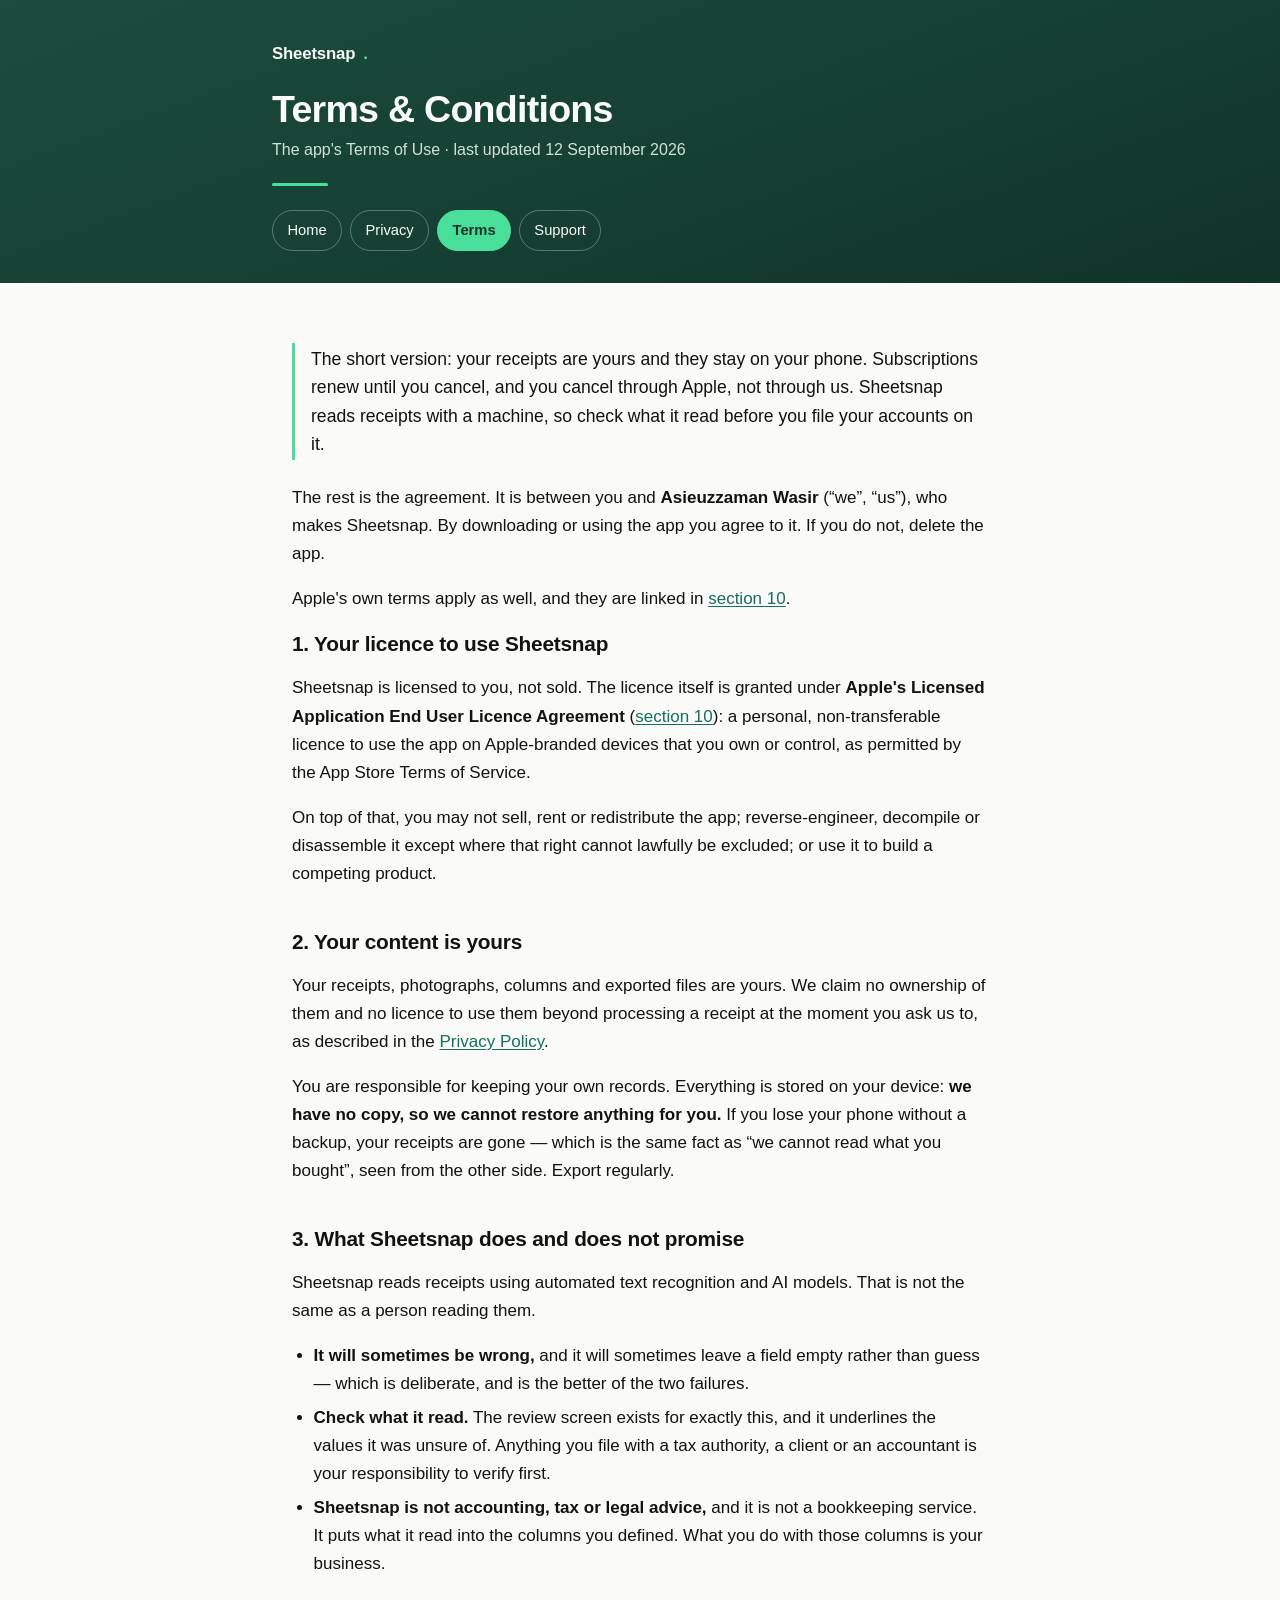
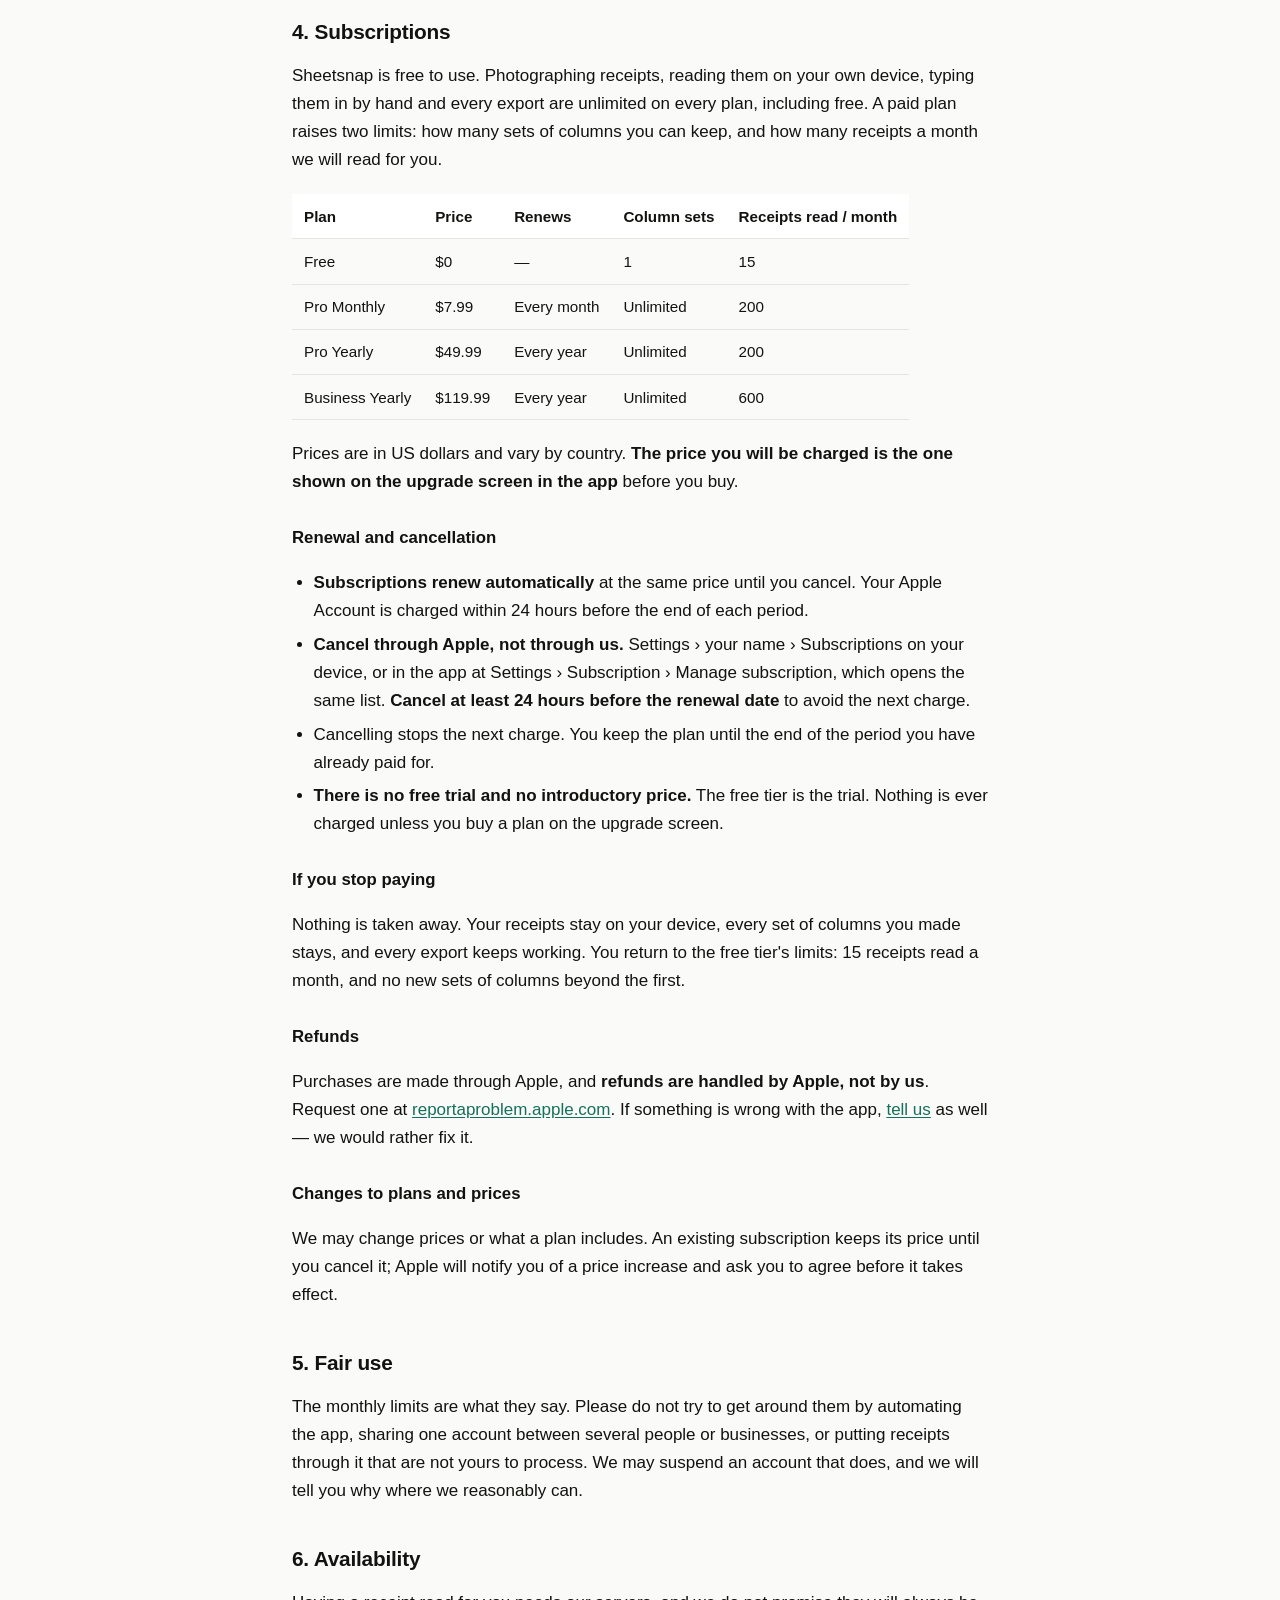
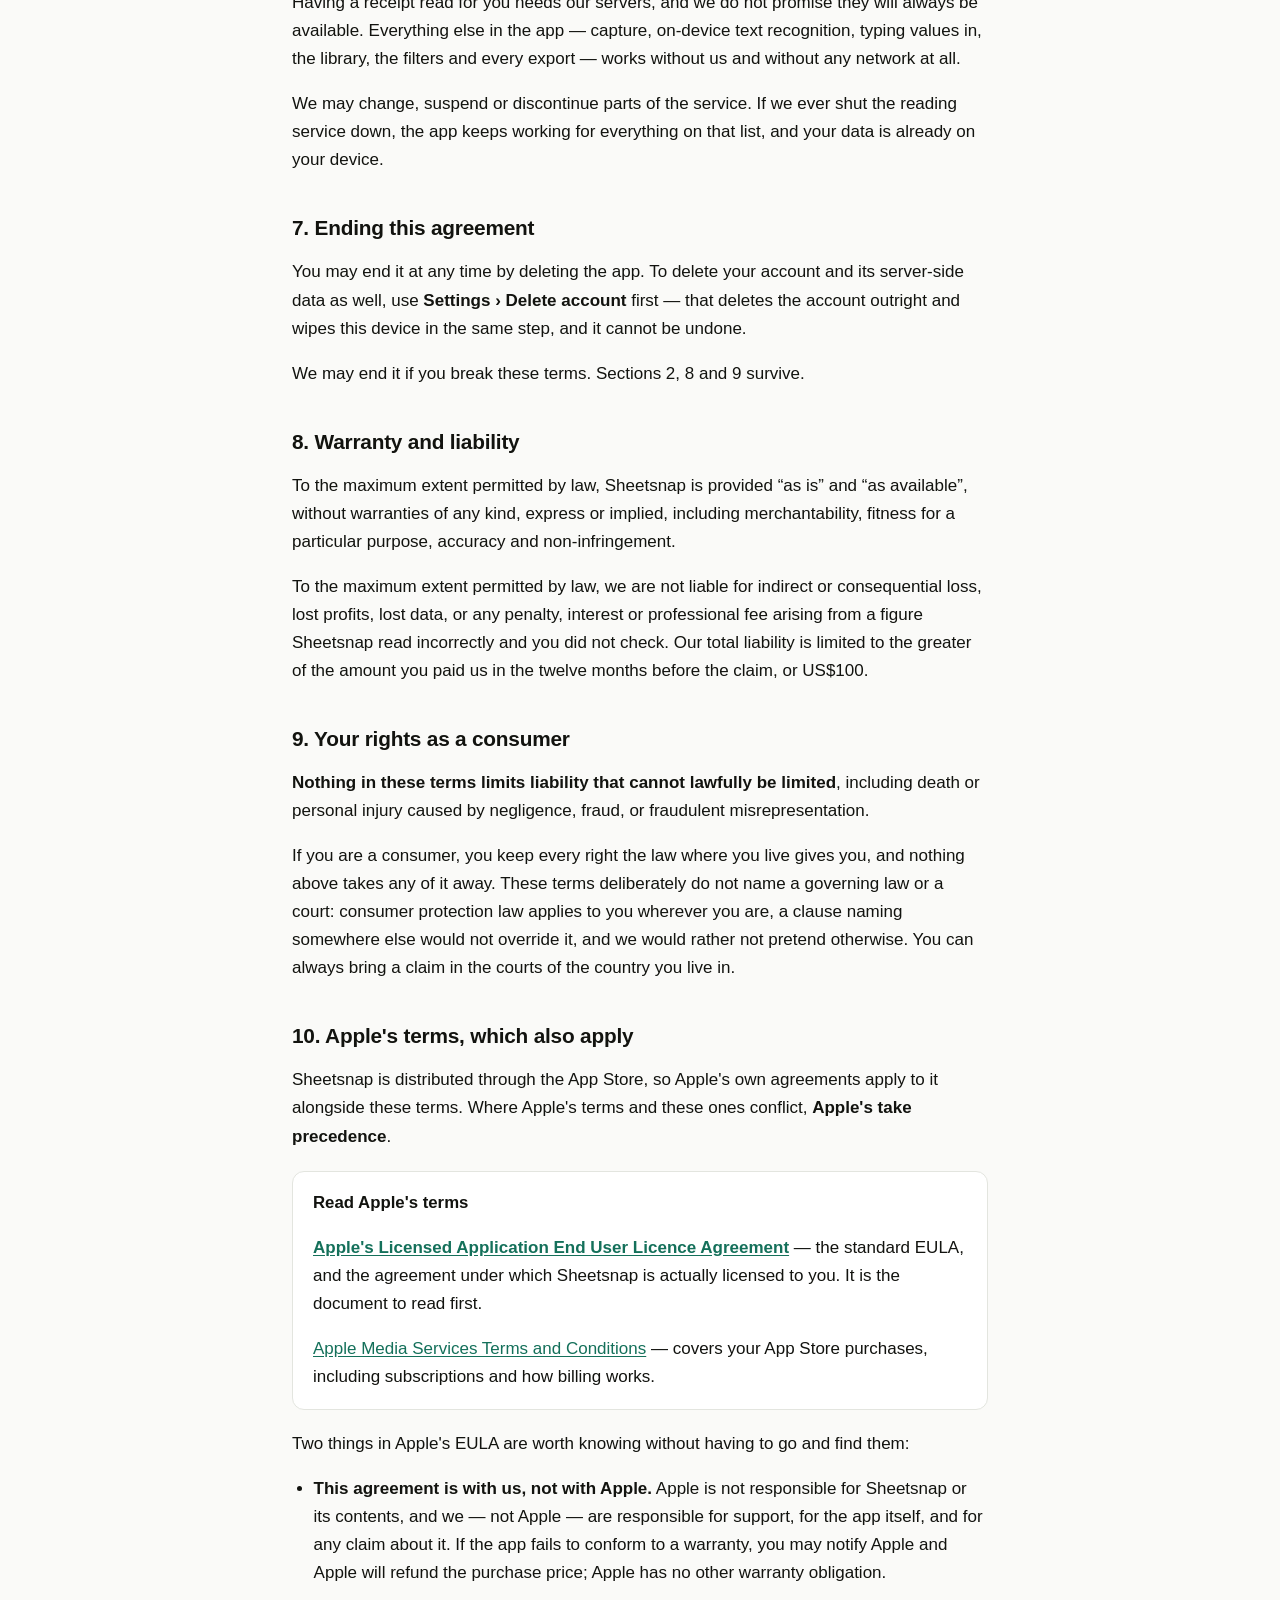
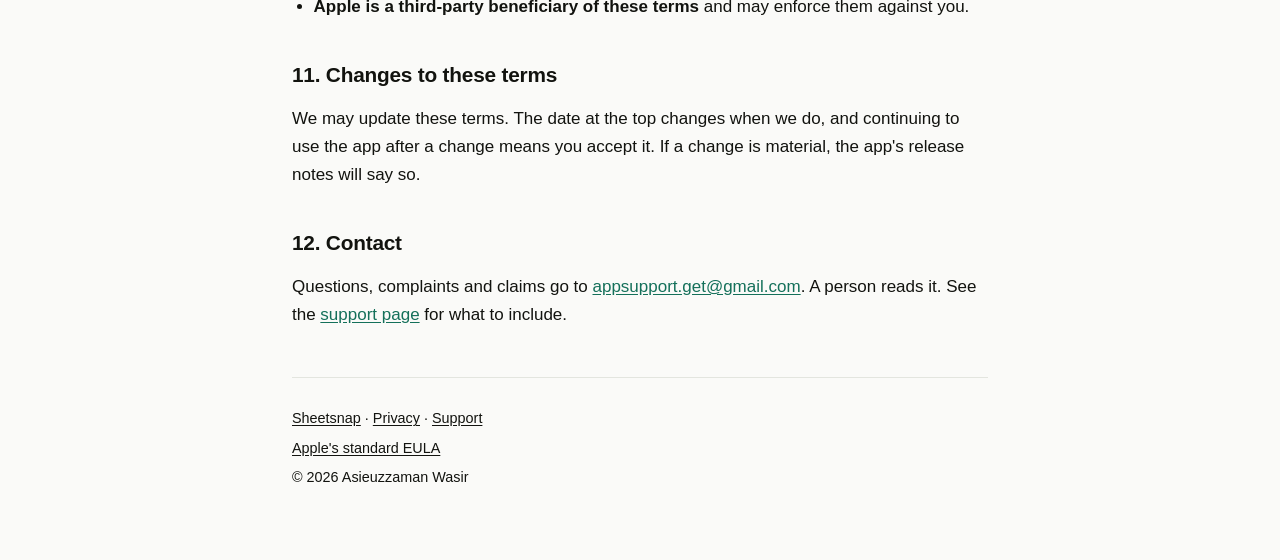
<file: terms.html>
<!doctype html>
<!--
  Sheetsnap — Terms & Conditions.

  DRAFT, AND NOT LEGAL ADVICE. Have a lawyer read it, sections 8 and 9
  especially.

  HOW THIS FITS WITH APPLE'S EULA — the structure matters, so read this before
  editing.

  Apple gives you two choices: use its standard Licensed Application End User
  Licence Agreement, or write a custom EULA that contains at least the minimum
  terms in Schedule 1 of the Developer Program Licence Agreement (including a
  postal address, which a sole trader may not want on the open internet).

  Sheetsnap takes the first. **App Store Connect's License Agreement field stays
  on Apple's standard EULA**, which is what actually licenses the app — so the
  minimum-terms requirement is met by Apple's own document and there is nothing
  here that can fall short of it.

  This page is the layer Apple's EULA does not cover: subscriptions, what the
  app does and does not promise, acceptable use, availability, and liability.
  Section 10 links Apple's EULA so a reader can get to it in one tap, which is
  what a Guideline 3.1.2 reviewer is checking for.

  Do NOT rewrite this into a standalone custom EULA without adding every clause
  from Schedule 1 and a postal address. Half a custom EULA is a rejection.

  The subscription prices in section 4 are the ones in Config/Sheetsnap.storekit
  and RevenueCat — if you change a price, change it here too.

  There is deliberately NO governing-law clause; section 9 explains why.
-->
<html lang="en">
<head>
<meta charset="utf-8">
<meta name="viewport" content="width=device-width, initial-scale=1">
<title>Terms &amp; Conditions — Sheetsnap</title>
<meta name="description" content="The agreement between you and Sheetsnap: subscriptions, what the app promises, and what it does not.">
<link rel="stylesheet" href="style.css">
</head>
<body>

<header>
  <div class="inner">
    <a class="brand" href="index.html">Sheetsnap<span>.</span></a>
    <h1>Terms &amp; Conditions</h1>
    <p class="dek">The app's Terms of Use &middot; last updated 12 September 2026</p>
    <div class="rule"></div>
    <nav class="pages">
      <a href="index.html">Home</a>
      <a href="privacy.html">Privacy</a>
      <a href="terms.html" aria-current="page">Terms</a>
      <a href="support.html">Support</a>
    </nav>
  </div>
</header>

<main>

<p class="lede">The short version: your receipts are yours and they stay on your
phone. Subscriptions renew until you cancel, and you cancel through Apple, not
through us. Sheetsnap reads receipts with a machine, so check what it read
before you file your accounts on it.</p>

<p>The rest is the agreement. It is between you and
<strong>Asieuzzaman Wasir</strong> (&ldquo;we&rdquo;, &ldquo;us&rdquo;), who
makes Sheetsnap. By downloading or using the app you agree to it. If you do not,
delete the app.</p>

<p>Apple's own terms apply as well, and they are linked in
<a href="#apple">section&nbsp;10</a>.</p>

<h2>1. Your licence to use Sheetsnap</h2>

<p>Sheetsnap is licensed to you, not sold. The licence itself is granted under
<strong>Apple's Licensed Application End User Licence Agreement</strong>
(<a href="#apple">section&nbsp;10</a>): a personal, non-transferable licence to
use the app on Apple-branded devices that you own or control, as permitted by
the App Store Terms of Service.</p>

<p>On top of that, you may not sell, rent or redistribute the app;
reverse-engineer, decompile or disassemble it except where that right cannot
lawfully be excluded; or use it to build a competing product.</p>

<h2>2. Your content is yours</h2>

<p>Your receipts, photographs, columns and exported files are yours. We claim no
ownership of them and no licence to use them beyond processing a receipt at the
moment you ask us to, as described in the
<a href="privacy.html">Privacy Policy</a>.</p>

<p>You are responsible for keeping your own records. Everything is stored on
your device: <strong>we have no copy, so we cannot restore anything for
you.</strong> If you lose your phone without a backup, your receipts are gone
&mdash; which is the same fact as &ldquo;we cannot read what you bought&rdquo;,
seen from the other side. Export regularly.</p>

<h2>3. What Sheetsnap does and does not promise</h2>

<p>Sheetsnap reads receipts using automated text recognition and AI models. That
is not the same as a person reading them.</p>

<ul>
  <li><strong>It will sometimes be wrong,</strong> and it will sometimes leave a
      field empty rather than guess &mdash; which is deliberate, and is the
      better of the two failures.</li>
  <li><strong>Check what it read.</strong> The review screen exists for exactly
      this, and it underlines the values it was unsure of. Anything you file
      with a tax authority, a client or an accountant is your responsibility to
      verify first.</li>
  <li><strong>Sheetsnap is not accounting, tax or legal advice,</strong> and it
      is not a bookkeeping service. It puts what it read into the columns you
      defined. What you do with those columns is your business.</li>
</ul>

<h2>4. Subscriptions</h2>

<p>Sheetsnap is free to use. Photographing receipts, reading them on your own
device, typing them in by hand and every export are unlimited on every plan,
including free. A paid plan raises two limits: how many sets of columns you can
keep, and how many receipts a month we will read for you.</p>

<table>
<tr><th>Plan</th><th>Price</th><th>Renews</th><th>Column sets</th><th>Receipts read / month</th></tr>
<tr><td>Free</td><td>$0</td><td>&mdash;</td><td>1</td><td>15</td></tr>
<tr><td>Pro Monthly</td><td>$7.99</td><td>Every month</td><td>Unlimited</td><td>200</td></tr>
<tr><td>Pro Yearly</td><td>$49.99</td><td>Every year</td><td>Unlimited</td><td>200</td></tr>
<tr><td>Business Yearly</td><td>$119.99</td><td>Every year</td><td>Unlimited</td><td>600</td></tr>
</table>

<p>Prices are in US dollars and vary by country. <strong>The price you will be
charged is the one shown on the upgrade screen in the app</strong> before you
buy.</p>

<h3>Renewal and cancellation</h3>

<ul>
  <li><strong>Subscriptions renew automatically</strong> at the same price until
      you cancel. Your Apple Account is charged within 24 hours before the end
      of each period.</li>
  <li><strong>Cancel through Apple, not through us.</strong> Settings &rsaquo;
      your name &rsaquo; Subscriptions on your device, or in the app at
      Settings &rsaquo; Subscription &rsaquo; Manage subscription, which opens
      the same list. <strong>Cancel at least 24 hours before the renewal
      date</strong> to avoid the next charge.</li>
  <li>Cancelling stops the next charge. You keep the plan until the end of the
      period you have already paid for.</li>
  <li><strong>There is no free trial and no introductory price.</strong> The
      free tier is the trial. Nothing is ever charged unless you buy a plan on
      the upgrade screen.</li>
</ul>

<h3>If you stop paying</h3>

<p>Nothing is taken away. Your receipts stay on your device, every set of
columns you made stays, and every export keeps working. You return to the free
tier's limits: 15 receipts read a month, and no new sets of columns beyond the
first.</p>

<h3>Refunds</h3>

<p>Purchases are made through Apple, and <strong>refunds are handled by Apple,
not by us</strong>. Request one at
<a href="https://reportaproblem.apple.com">reportaproblem.apple.com</a>. If
something is wrong with the app, <a href="support.html">tell us</a> as well
&mdash; we would rather fix it.</p>

<h3>Changes to plans and prices</h3>

<p>We may change prices or what a plan includes. An existing subscription keeps
its price until you cancel it; Apple will notify you of a price increase and ask
you to agree before it takes effect.</p>

<h2>5. Fair use</h2>

<p>The monthly limits are what they say. Please do not try to get around them by
automating the app, sharing one account between several people or businesses, or
putting receipts through it that are not yours to process. We may suspend an
account that does, and we will tell you why where we reasonably can.</p>

<h2>6. Availability</h2>

<p>Having a receipt read for you needs our servers, and we do not promise they
will always be available. Everything else in the app &mdash; capture, on-device
text recognition, typing values in, the library, the filters and every export
&mdash; works without us and without any network at all.</p>

<p>We may change, suspend or discontinue parts of the service. If we ever shut
the reading service down, the app keeps working for everything on that list, and
your data is already on your device.</p>

<h2>7. Ending this agreement</h2>

<p>You may end it at any time by deleting the app. To delete your account and
its server-side data as well, use <strong>Settings &rsaquo; Delete
account</strong> first &mdash; that deletes the account outright and wipes this
device in the same step, and it cannot be undone.</p>

<p>We may end it if you break these terms. Sections 2, 8 and 9 survive.</p>

<h2>8. Warranty and liability</h2>

<p>To the maximum extent permitted by law, Sheetsnap is provided
&ldquo;as is&rdquo; and &ldquo;as available&rdquo;, without warranties of any
kind, express or implied, including merchantability, fitness for a particular
purpose, accuracy and non-infringement.</p>

<p>To the maximum extent permitted by law, we are not liable for indirect or
consequential loss, lost profits, lost data, or any penalty, interest or
professional fee arising from a figure Sheetsnap read incorrectly and you did
not check. Our total liability is limited to the greater of the amount you paid
us in the twelve months before the claim, or US$100.</p>

<h2>9. Your rights as a consumer</h2>

<p><strong>Nothing in these terms limits liability that cannot lawfully be
limited</strong>, including death or personal injury caused by negligence,
fraud, or fraudulent misrepresentation.</p>

<p>If you are a consumer, you keep every right the law where you live gives you,
and nothing above takes any of it away. These terms deliberately do not name a
governing law or a court: consumer protection law applies to you wherever you
are, a clause naming somewhere else would not override it, and we would rather
not pretend otherwise. You can always bring a claim in the courts of the country
you live in.</p>

<h2 id="apple">10. Apple's terms, which also apply</h2>

<p>Sheetsnap is distributed through the App Store, so Apple's own agreements
apply to it alongside these terms. Where Apple's terms and these ones conflict,
<strong>Apple's take precedence</strong>.</p>

<div class="card">
  <h3>Read Apple's terms</h3>
  <p><strong><a href="https://www.apple.com/legal/internet-services/itunes/dev/stdeula/">Apple's
  Licensed Application End User Licence Agreement</a></strong> &mdash; the
  standard EULA, and the agreement under which Sheetsnap is actually licensed to
  you. It is the document to read first.</p>
  <p><a href="https://www.apple.com/legal/internet-services/itunes/">Apple Media
  Services Terms and Conditions</a> &mdash; covers your App Store purchases,
  including subscriptions and how billing works.</p>
</div>

<p>Two things in Apple's EULA are worth knowing without having to go and find
them:</p>

<ul>
  <li><strong>This agreement is with us, not with Apple.</strong> Apple is not
      responsible for Sheetsnap or its contents, and we &mdash; not Apple
      &mdash; are responsible for support, for the app itself, and for any
      claim about it. If the app fails to conform to a warranty, you may notify
      Apple and Apple will refund the purchase price; Apple has no other
      warranty obligation.</li>
  <li><strong>Apple is a third-party beneficiary of these terms</strong> and may
      enforce them against you.</li>
</ul>

<h2>11. Changes to these terms</h2>

<p>We may update these terms. The date at the top changes when we do, and
continuing to use the app after a change means you accept it. If a change is
material, the app's release notes will say so.</p>

<h2>12. Contact</h2>

<p>Questions, complaints and claims go to
<a href="mailto:appsupport.get@gmail.com">appsupport.get@gmail.com</a>. A person
reads it. See the <a href="support.html">support page</a> for what to
include.</p>

<footer>
  <p><a href="index.html">Sheetsnap</a> &middot;
     <a href="privacy.html">Privacy</a> &middot;
     <a href="support.html">Support</a></p>
  <p><a href="https://www.apple.com/legal/internet-services/itunes/dev/stdeula/">Apple's
     standard EULA</a></p>
  <p>&copy; 2026 Asieuzzaman Wasir</p>
</footer>

</main>
</body>
</html>
</file>
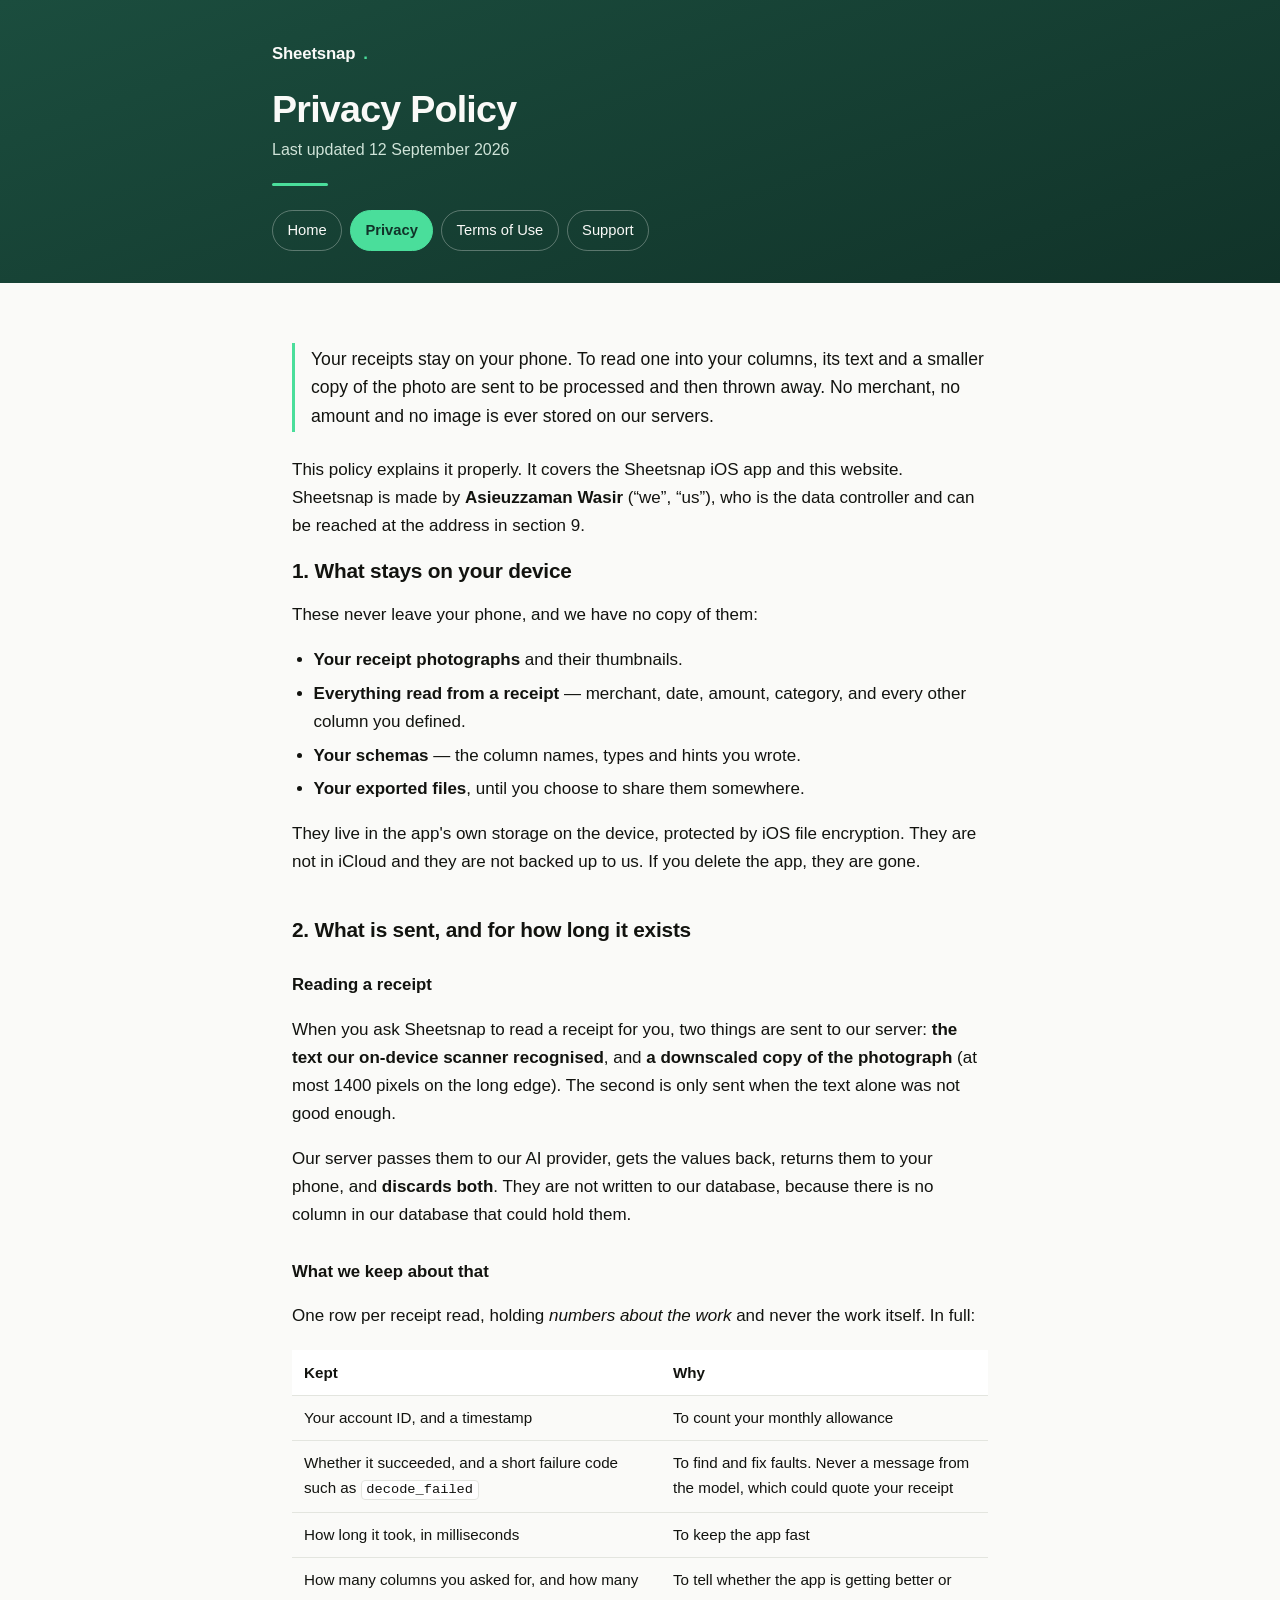
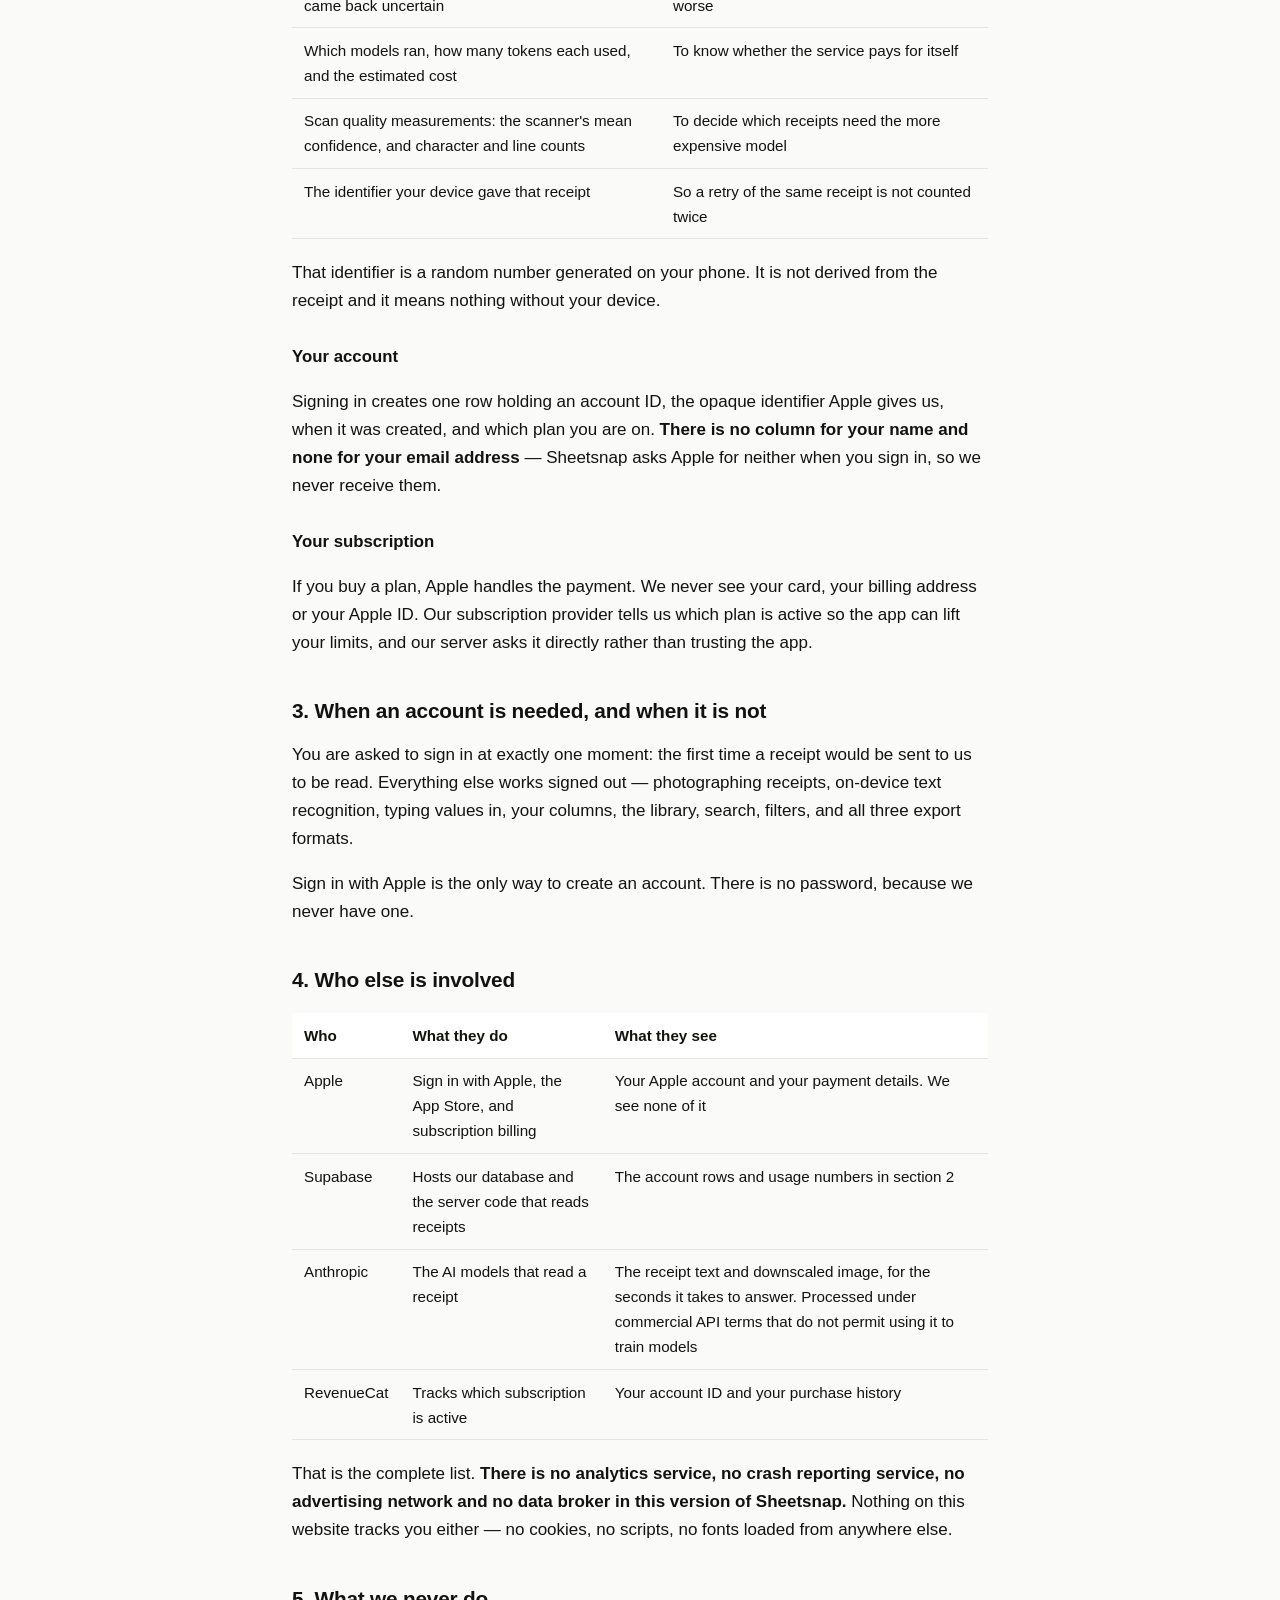
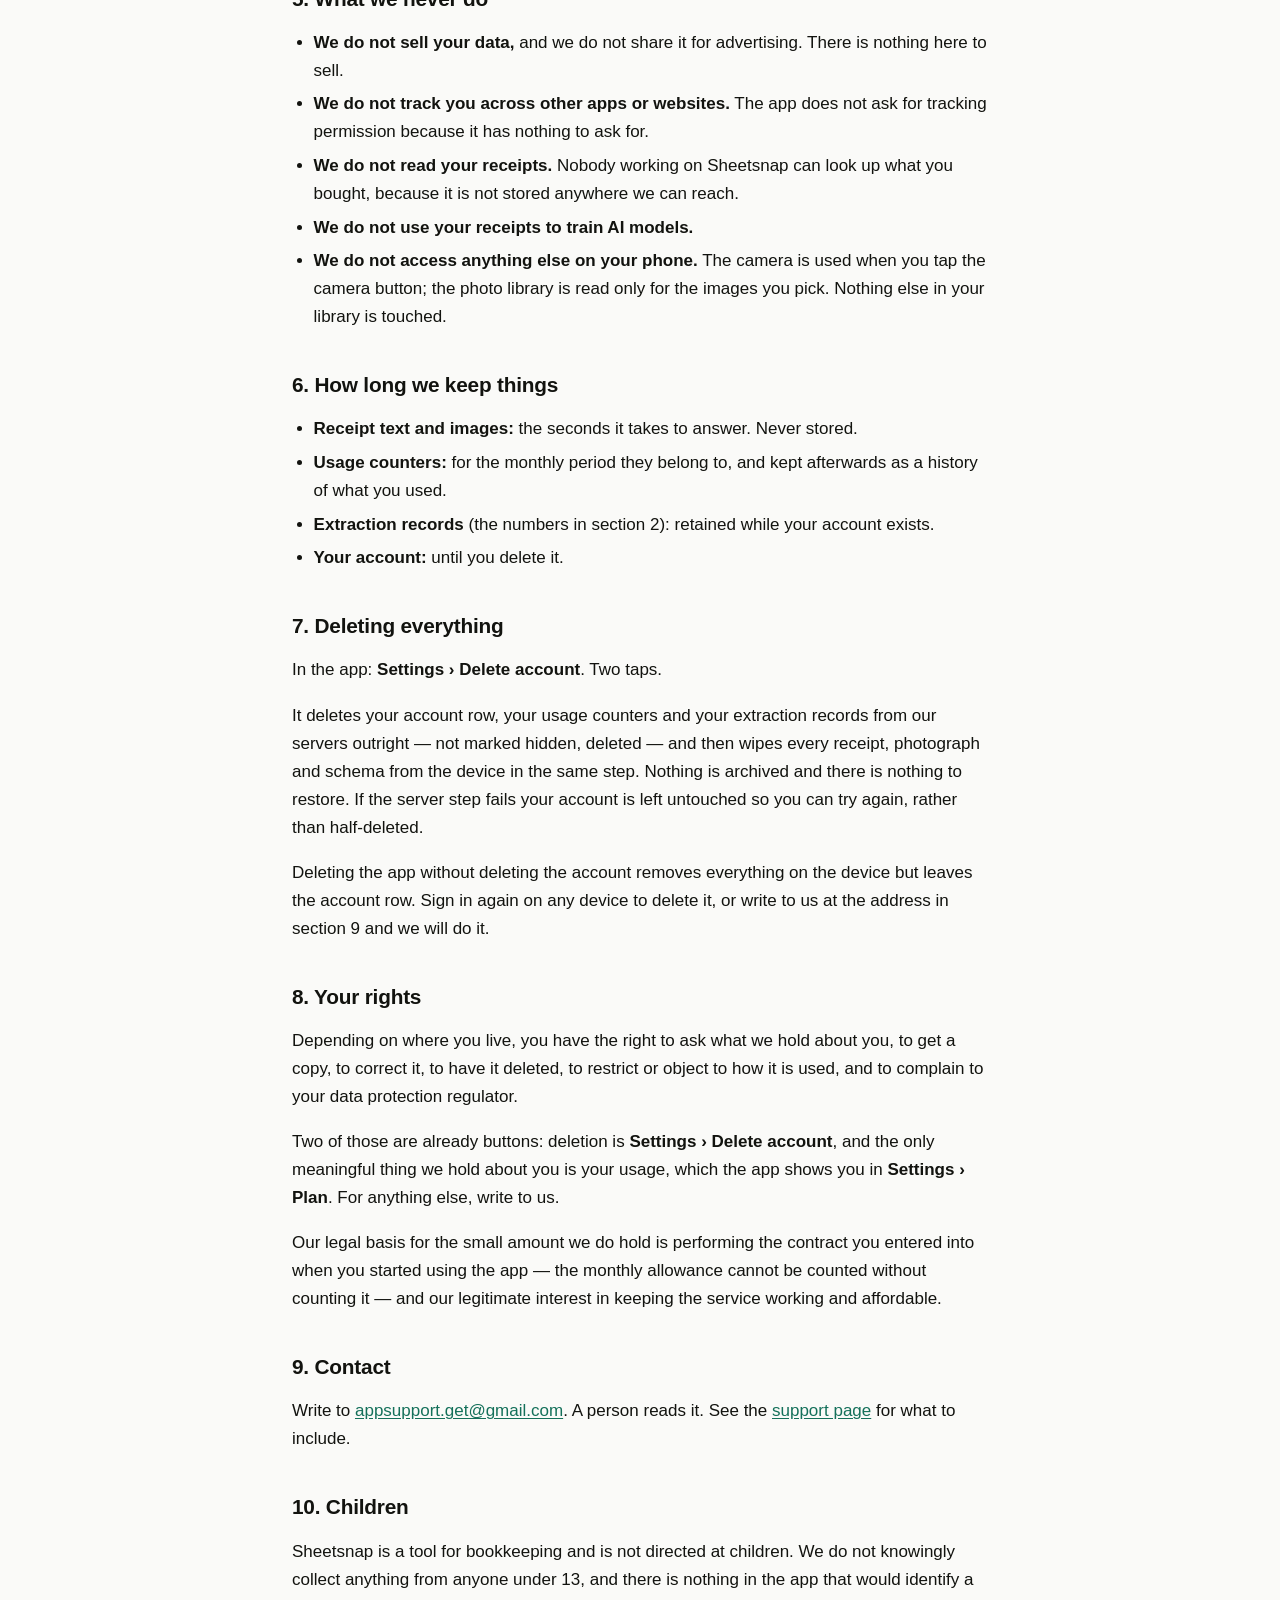
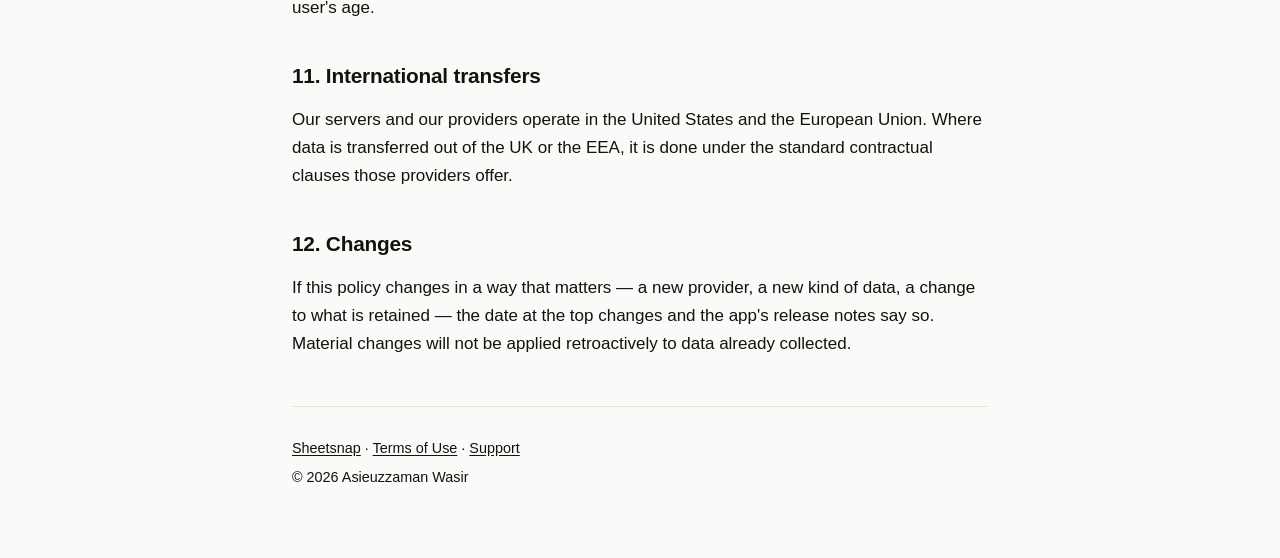
<file: site/privacy.html>
<!doctype html>
<!--
  Sheetsnap — Privacy Policy.

  DRAFT, AND NOT LEGAL ADVICE. Every factual claim below was written against
  what this codebase actually does, and each one is checkable:

    * the data inventory matches supabase/migrations/*.sql column for column
    * "no name, no email" is AuthStore.configure's `requestedScopes = []`
    * "discarded when the response returns" is supabase/functions/extract
    * the collected types match sheetsnap/Resources/PrivacyInfo.xcprivacy, which
      must in turn match the App Store privacy labels or the build is rejected

  What it is NOT is a lawyer's work, and it is not tailored to your
  jurisdiction. Have somebody qualified read it before you publish, especially
  the UK/EU sections if you sell there.

  IF YOU CHANGE THE APP, CHANGE THIS PAGE. Adding an SDK, a column that could
  hold receipt content, or a new sub-processor changes this page, the privacy
  manifest, and the App Store privacy labels, all on the same day.
-->
<html lang="en">
<head>
<meta charset="utf-8">
<meta name="viewport" content="width=device-width, initial-scale=1">
<title>Privacy Policy — Sheetsnap</title>
<meta name="description" content="What Sheetsnap does with your receipts: they stay on your phone.">
<link rel="stylesheet" href="style.css">
</head>
<body>

<header>
  <div class="inner">
    <a class="brand" href="index.html">Sheetsnap<span>.</span></a>
    <h1>Privacy Policy</h1>
    <p class="dek">Last updated 12 September 2026</p>
    <div class="rule"></div>
    <nav class="pages">
      <a href="index.html">Home</a>
      <a href="privacy.html" aria-current="page">Privacy</a>
      <a href="https://www.apple.com/legal/internet-services/itunes/dev/stdeula/">Terms of Use</a>
      <a href="support.html">Support</a>
    </nav>
  </div>
</header>

<main>

<p class="lede">Your receipts stay on your phone. To read one into your columns,
its text and a smaller copy of the photo are sent to be processed and then
thrown away. No merchant, no amount and no image is ever stored on our
servers.</p>

<!-- No postal address here, deliberately. GDPR Article 13 wants the controller's
     identity and *contact details*, and an email address that is actually read
     satisfies that — so a sole trader is not obliged to publish a home address
     to the open internet. Apple's minimum EULA terms do require a postal
     address, which is why the unpublished custom EULA draft at
     docs/terms-eula-draft.html has one and this page does not. -->
<p>This policy explains it properly. It covers the Sheetsnap iOS app and this
website. Sheetsnap is made by <strong>Asieuzzaman Wasir</strong>
(&ldquo;we&rdquo;, &ldquo;us&rdquo;), who is the data controller and can be
reached at the address in section&nbsp;9.</p>

<h2>1. What stays on your device</h2>

<p>These never leave your phone, and we have no copy of them:</p>

<ul>
  <li><strong>Your receipt photographs</strong> and their thumbnails.</li>
  <li><strong>Everything read from a receipt</strong> &mdash; merchant, date,
      amount, category, and every other column you defined.</li>
  <li><strong>Your schemas</strong> &mdash; the column names, types and hints
      you wrote.</li>
  <li><strong>Your exported files</strong>, until you choose to share them
      somewhere.</li>
</ul>

<p>They live in the app's own storage on the device, protected by iOS file
encryption. They are not in iCloud and they are not backed up to us. If you
delete the app, they are gone.</p>

<h2>2. What is sent, and for how long it exists</h2>

<h3>Reading a receipt</h3>

<p>When you ask Sheetsnap to read a receipt for you, two things are sent to our
server: <strong>the text our on-device scanner recognised</strong>, and
<strong>a downscaled copy of the photograph</strong> (at most 1400 pixels on the
long edge). The second is only sent when the text alone was not good enough.</p>

<p>Our server passes them to our AI provider, gets the values back, returns them
to your phone, and <strong>discards both</strong>. They are not written to our
database, because there is no column in our database that could hold them.</p>

<h3>What we keep about that</h3>

<p>One row per receipt read, holding <em>numbers about the work</em> and never
the work itself. In full:</p>

<table>
<tr><th>Kept</th><th>Why</th></tr>
<tr><td>Your account ID, and a timestamp</td><td>To count your monthly allowance</td></tr>
<tr><td>Whether it succeeded, and a short failure code such as <code>decode_failed</code></td><td>To find and fix faults. Never a message from the model, which could quote your receipt</td></tr>
<tr><td>How long it took, in milliseconds</td><td>To keep the app fast</td></tr>
<tr><td>How many columns you asked for, and how many came back uncertain</td><td>To tell whether the app is getting better or worse</td></tr>
<tr><td>Which models ran, how many tokens each used, and the estimated cost</td><td>To know whether the service pays for itself</td></tr>
<tr><td>Scan quality measurements: the scanner's mean confidence, and character and line counts</td><td>To decide which receipts need the more expensive model</td></tr>
<tr><td>The identifier your device gave that receipt</td><td>So a retry of the same receipt is not counted twice</td></tr>
</table>

<p>That identifier is a random number generated on your phone. It is not
derived from the receipt and it means nothing without your device.</p>

<h3>Your account</h3>

<p>Signing in creates one row holding an account ID, the opaque identifier Apple
gives us, when it was created, and which plan you are on. <strong>There is no
column for your name and none for your email address</strong> &mdash; Sheetsnap
asks Apple for neither when you sign in, so we never receive them.</p>

<h3>Your subscription</h3>

<p>If you buy a plan, Apple handles the payment. We never see your card, your
billing address or your Apple ID. Our subscription provider tells us which plan
is active so the app can lift your limits, and our server asks it directly
rather than trusting the app.</p>

<h2>3. When an account is needed, and when it is not</h2>

<p>You are asked to sign in at exactly one moment: the first time a receipt
would be sent to us to be read. Everything else works signed out &mdash;
photographing receipts, on-device text recognition, typing values in, your
columns, the library, search, filters, and all three export formats.</p>

<p>Sign in with Apple is the only way to create an account. There is no
password, because we never have one.</p>

<h2>4. Who else is involved</h2>

<table>
<tr><th>Who</th><th>What they do</th><th>What they see</th></tr>
<tr><td>Apple</td><td>Sign in with Apple, the App Store, and subscription billing</td><td>Your Apple account and your payment details. We see none of it</td></tr>
<tr><td>Supabase</td><td>Hosts our database and the server code that reads receipts</td><td>The account rows and usage numbers in section 2</td></tr>
<tr><td>Anthropic</td><td>The AI models that read a receipt</td><td>The receipt text and downscaled image, for the seconds it takes to answer. Processed under commercial API terms that do not permit using it to train models</td></tr>
<tr><td>RevenueCat</td><td>Tracks which subscription is active</td><td>Your account ID and your purchase history</td></tr>
</table>

<p>That is the complete list. <strong>There is no analytics service, no crash
reporting service, no advertising network and no data broker in this version of
Sheetsnap.</strong> Nothing on this website tracks you either &mdash; no
cookies, no scripts, no fonts loaded from anywhere else.</p>

<h2>5. What we never do</h2>

<ul>
  <li><strong>We do not sell your data,</strong> and we do not share it for
      advertising. There is nothing here to sell.</li>
  <li><strong>We do not track you across other apps or websites.</strong> The
      app does not ask for tracking permission because it has nothing to ask
      for.</li>
  <li><strong>We do not read your receipts.</strong> Nobody working on Sheetsnap
      can look up what you bought, because it is not stored anywhere we can
      reach.</li>
  <li><strong>We do not use your receipts to train AI models.</strong></li>
  <li><strong>We do not access anything else on your phone.</strong> The camera
      is used when you tap the camera button; the photo library is read only for
      the images you pick. Nothing else in your library is touched.</li>
</ul>

<h2>6. How long we keep things</h2>

<ul>
  <li><strong>Receipt text and images:</strong> the seconds it takes to answer.
      Never stored.</li>
  <li><strong>Usage counters:</strong> for the monthly period they belong to,
      and kept afterwards as a history of what you used.</li>
  <li><strong>Extraction records</strong> (the numbers in section 2): retained
      while your account exists.</li>
  <li><strong>Your account:</strong> until you delete it.</li>
</ul>

<h2>7. Deleting everything</h2>

<p>In the app: <strong>Settings &rsaquo; Delete account</strong>. Two taps.</p>

<p>It deletes your account row, your usage counters and your extraction records
from our servers outright &mdash; not marked hidden, deleted &mdash; and then
wipes every receipt, photograph and schema from the device in the same step.
Nothing is archived and there is nothing to restore. If the server step fails
your account is left untouched so you can try again, rather than half-deleted.</p>

<p>Deleting the app without deleting the account removes everything on the
device but leaves the account row. Sign in again on any device to delete it, or
write to us at the address in section 9 and we will do it.</p>

<h2>8. Your rights</h2>

<p>Depending on where you live, you have the right to ask what we hold about
you, to get a copy, to correct it, to have it deleted, to restrict or object to
how it is used, and to complain to your data protection regulator.</p>

<p>Two of those are already buttons: deletion is
<strong>Settings &rsaquo; Delete account</strong>, and the only meaningful thing
we hold about you is your usage, which the app shows you in
<strong>Settings &rsaquo; Plan</strong>. For anything else, write to us.</p>

<p>Our legal basis for the small amount we do hold is performing the contract
you entered into when you started using the app &mdash; the monthly allowance
cannot be counted without counting it &mdash; and our legitimate interest in
keeping the service working and affordable.</p>

<h2>9. Contact</h2>

<p>Write to <a href="mailto:appsupport.get@gmail.com">appsupport.get@gmail.com</a>.
A person reads it. See the <a href="support.html">support page</a> for what to
include.</p>

<h2>10. Children</h2>

<p>Sheetsnap is a tool for bookkeeping and is not directed at children. We do
not knowingly collect anything from anyone under 13, and there is nothing in the
app that would identify a user's age.</p>

<h2>11. International transfers</h2>

<p>Our servers and our providers operate in the United States and the European
Union. Where data is transferred out of the UK or the EEA, it is done under the
standard contractual clauses those providers offer.</p>

<h2>12. Changes</h2>

<p>If this policy changes in a way that matters &mdash; a new provider, a new
kind of data, a change to what is retained &mdash; the date at the top changes
and the app's release notes say so. Material changes will not be applied
retroactively to data already collected.</p>

<footer>
  <p><a href="index.html">Sheetsnap</a> &middot;
     <a href="https://www.apple.com/legal/internet-services/itunes/dev/stdeula/">Terms of Use</a> &middot;
     <a href="support.html">Support</a></p>
  <p>&copy; 2026 Asieuzzaman Wasir</p>
</footer>

</main>
</body>
</html>
</file>
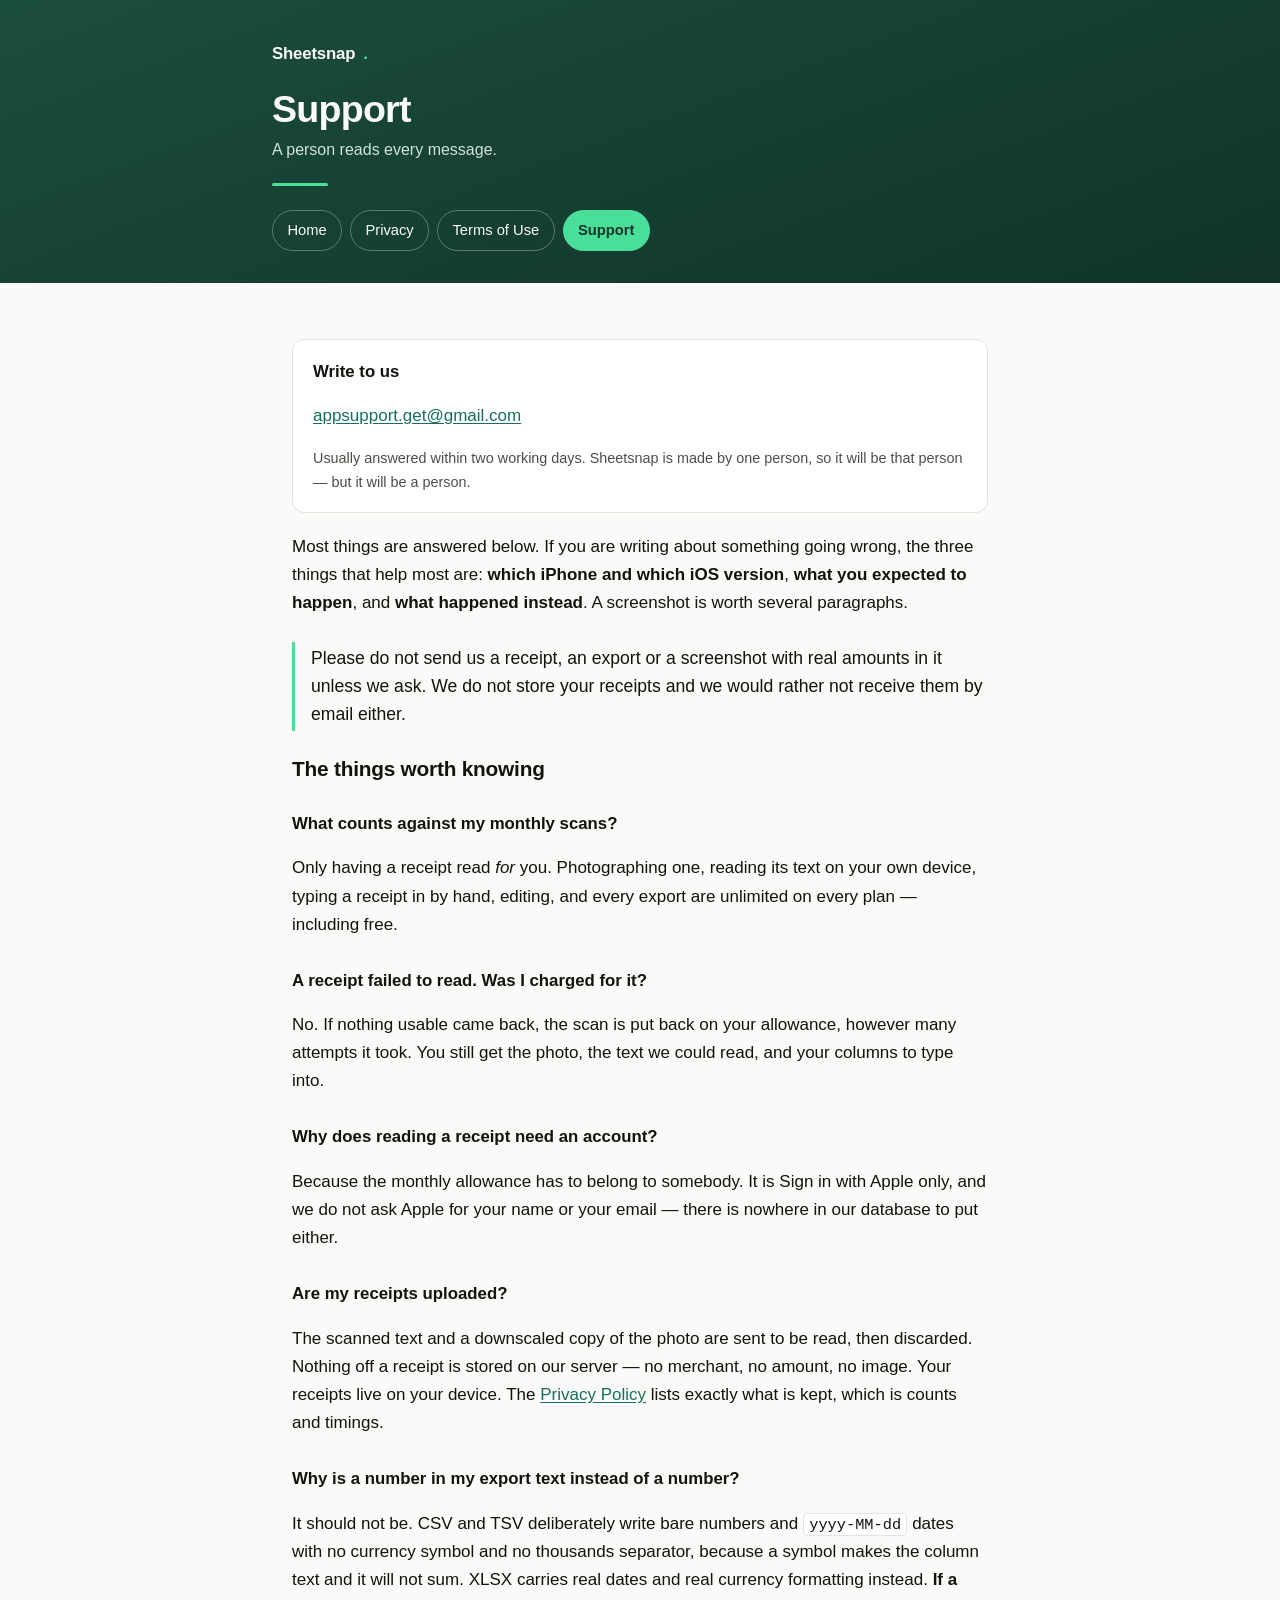
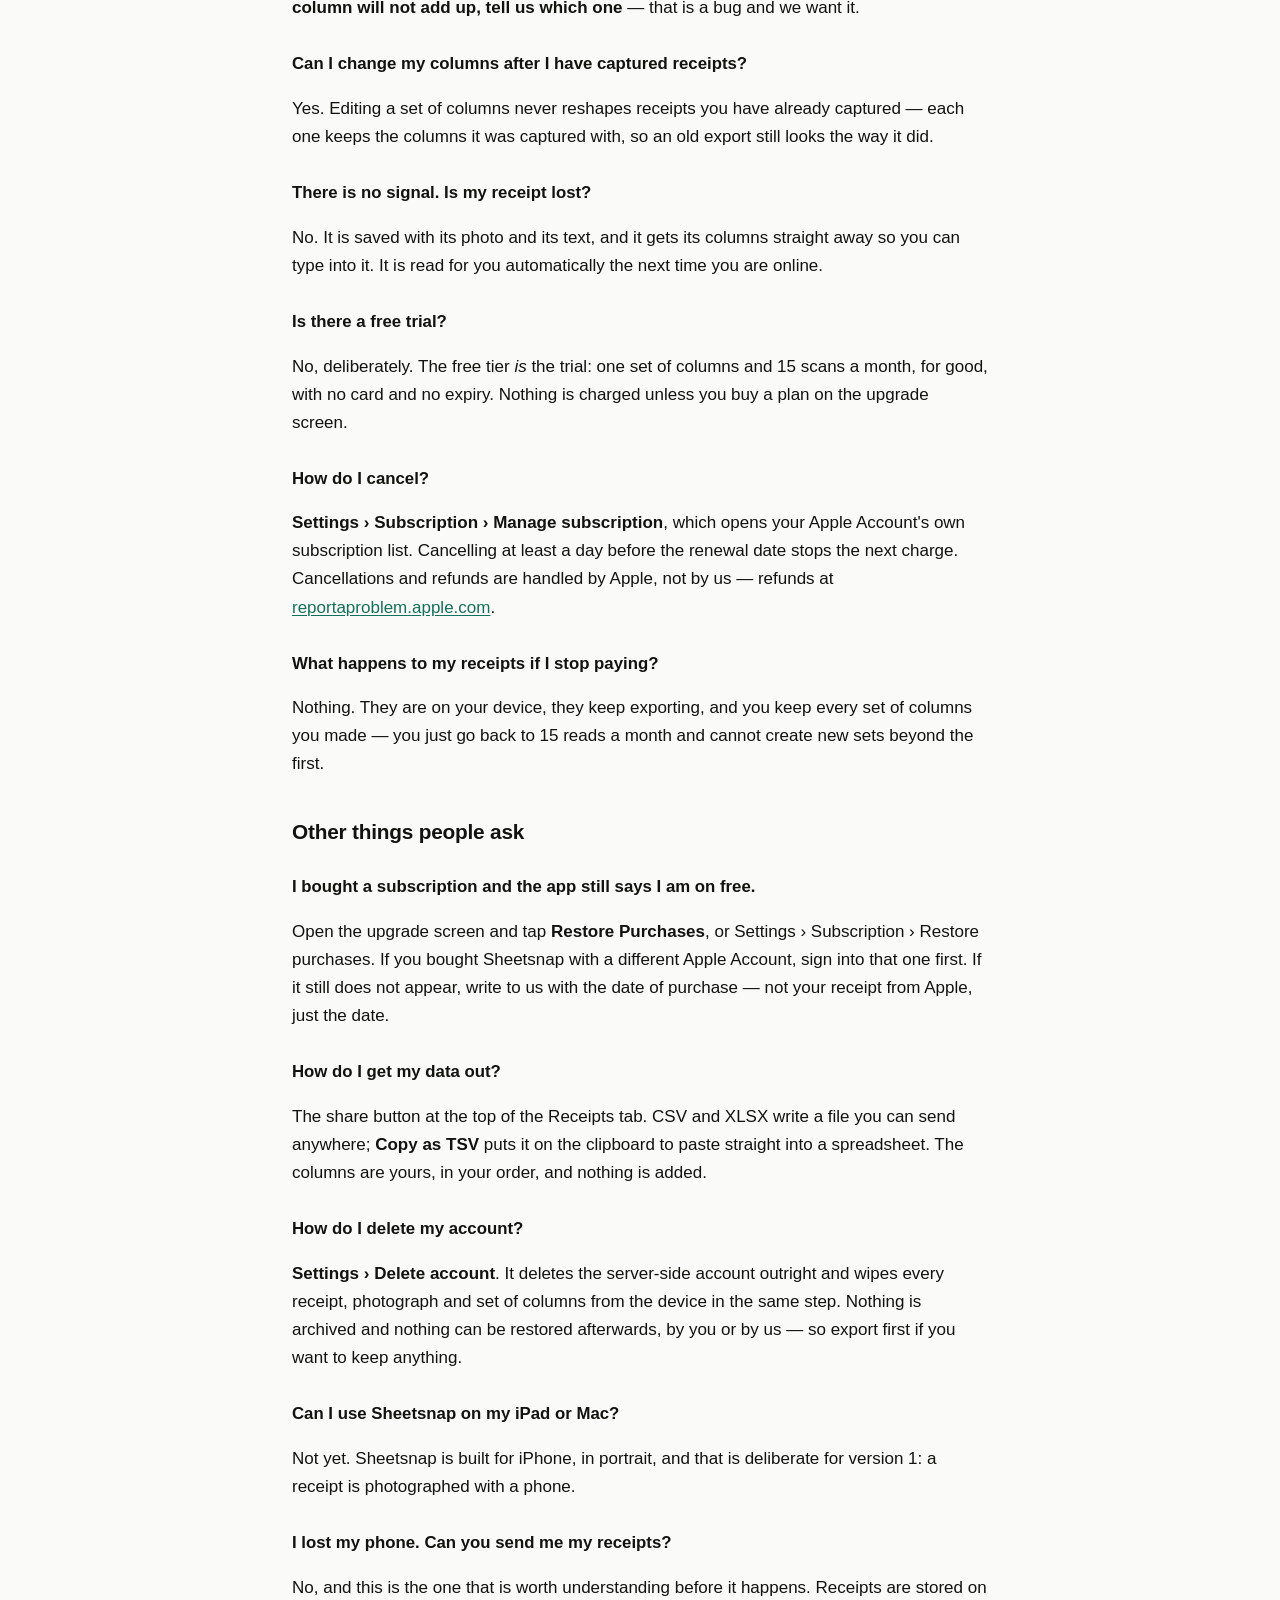
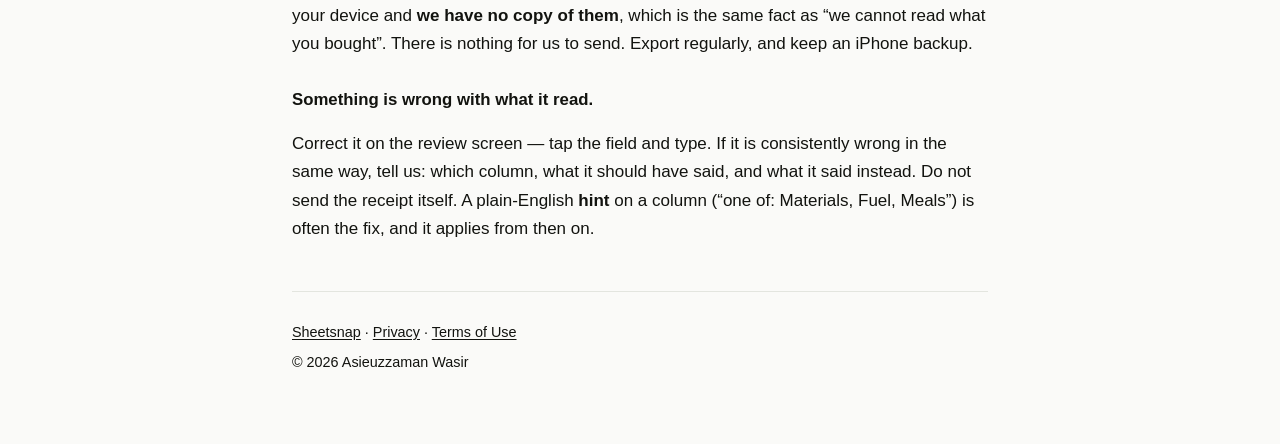
<file: site/support.html>
<!doctype html>
<!--
  Sheetsnap — Support.

  This is the page that goes in App Store Connect's required "Support URL"
  field, so it has to do two jobs: answer the common questions without anybody
  having to write in, and make it obvious how to write in when it does not.

  The FAQ is the same ten answers as the app's own Settings › FAQ screen
  (sheetsnap/Features/Settings/FAQView.swift). KEEP THEM IN STEP. An answer that
  is true here and stale in the app is worse than not having this page — the
  in-app one is what people read first.

  THE ADDRESS BELOW HAS TO EXIST AND HAS TO BE READ. Apple checks that the
  Support URL resolves, and a reviewer may write to it. It is also what real
  users will use. Create the mailbox before you publish this page, or change it.
-->
<html lang="en">
<head>
<meta charset="utf-8">
<meta name="viewport" content="width=device-width, initial-scale=1">
<title>Support — Sheetsnap</title>
<meta name="description" content="Help with Sheetsnap: common questions, and how to reach a person.">
<link rel="stylesheet" href="style.css">
</head>
<body>

<header>
  <div class="inner">
    <a class="brand" href="index.html">Sheetsnap<span>.</span></a>
    <h1>Support</h1>
    <p class="dek">A person reads every message.</p>
    <div class="rule"></div>
    <nav class="pages">
      <a href="index.html">Home</a>
      <a href="privacy.html">Privacy</a>
      <a href="https://www.apple.com/legal/internet-services/itunes/dev/stdeula/">Terms of Use</a>
      <a href="support.html" aria-current="page">Support</a>
    </nav>
  </div>
</header>

<main>

<div class="card">
  <h3>Write to us</h3>
  <p><a href="mailto:appsupport.get@gmail.com">appsupport.get@gmail.com</a></p>
  <p class="meta">Usually answered within two working days. Sheetsnap is made by
  one person, so it will be that person &mdash; but it will be a person.</p>
</div>

<p>Most things are answered below. If you are writing about something going
wrong, the three things that help most are: <strong>which iPhone and which iOS
version</strong>, <strong>what you expected to happen</strong>, and
<strong>what happened instead</strong>. A screenshot is worth several
paragraphs.</p>

<p class="lede">Please do not send us a receipt, an export or a screenshot with
real amounts in it unless we ask. We do not store your receipts and we would
rather not receive them by email either.</p>

<h2>The things worth knowing</h2>

<h3>What counts against my monthly scans?</h3>
<p>Only having a receipt read <em>for</em> you. Photographing one, reading its
text on your own device, typing a receipt in by hand, editing, and every export
are unlimited on every plan &mdash; including free.</p>

<h3>A receipt failed to read. Was I charged for it?</h3>
<p>No. If nothing usable came back, the scan is put back on your allowance,
however many attempts it took. You still get the photo, the text we could read,
and your columns to type into.</p>

<h3>Why does reading a receipt need an account?</h3>
<p>Because the monthly allowance has to belong to somebody. It is Sign in with
Apple only, and we do not ask Apple for your name or your email &mdash; there is
nowhere in our database to put either.</p>

<h3>Are my receipts uploaded?</h3>
<p>The scanned text and a downscaled copy of the photo are sent to be read, then
discarded. Nothing off a receipt is stored on our server &mdash; no merchant, no
amount, no image. Your receipts live on your device. The
<a href="privacy.html">Privacy Policy</a> lists exactly what is kept, which is
counts and timings.</p>

<h3>Why is a number in my export text instead of a number?</h3>
<p>It should not be. CSV and TSV deliberately write bare numbers and
<code>yyyy-MM-dd</code> dates with no currency symbol and no thousands
separator, because a symbol makes the column text and it will not sum. XLSX
carries real dates and real currency formatting instead.
<strong>If a column will not add up, tell us which one</strong> &mdash; that is a
bug and we want it.</p>

<h3>Can I change my columns after I have captured receipts?</h3>
<p>Yes. Editing a set of columns never reshapes receipts you have already
captured &mdash; each one keeps the columns it was captured with, so an old
export still looks the way it did.</p>

<h3>There is no signal. Is my receipt lost?</h3>
<p>No. It is saved with its photo and its text, and it gets its columns straight
away so you can type into it. It is read for you automatically the next time you
are online.</p>

<h3>Is there a free trial?</h3>
<p>No, deliberately. The free tier <em>is</em> the trial: one set of columns and
15 scans a month, for good, with no card and no expiry. Nothing is charged
unless you buy a plan on the upgrade screen.</p>

<h3>How do I cancel?</h3>
<p><strong>Settings &rsaquo; Subscription &rsaquo; Manage subscription</strong>,
which opens your Apple Account's own subscription list. Cancelling at least a
day before the renewal date stops the next charge. Cancellations and refunds are
handled by Apple, not by us &mdash; refunds at
<a href="https://reportaproblem.apple.com">reportaproblem.apple.com</a>.</p>

<h3>What happens to my receipts if I stop paying?</h3>
<p>Nothing. They are on your device, they keep exporting, and you keep every set
of columns you made &mdash; you just go back to 15 reads a month and cannot
create new sets beyond the first.</p>

<h2>Other things people ask</h2>

<h3>I bought a subscription and the app still says I am on free.</h3>
<p>Open the upgrade screen and tap <strong>Restore Purchases</strong>, or
Settings &rsaquo; Subscription &rsaquo; Restore purchases. If you bought
Sheetsnap with a different Apple Account, sign into that one first. If it still
does not appear, write to us with the date of purchase &mdash; not your receipt
from Apple, just the date.</p>

<h3>How do I get my data out?</h3>
<p>The share button at the top of the Receipts tab. CSV and XLSX write a file
you can send anywhere; <strong>Copy as TSV</strong> puts it on the clipboard to
paste straight into a spreadsheet. The columns are yours, in your order, and
nothing is added.</p>

<h3>How do I delete my account?</h3>
<p><strong>Settings &rsaquo; Delete account</strong>. It deletes the server-side
account outright and wipes every receipt, photograph and set of columns from the
device in the same step. Nothing is archived and nothing can be restored
afterwards, by you or by us &mdash; so export first if you want to keep
anything.</p>

<h3>Can I use Sheetsnap on my iPad or Mac?</h3>
<p>Not yet. Sheetsnap is built for iPhone, in portrait, and that is deliberate
for version 1: a receipt is photographed with a phone.</p>

<h3>I lost my phone. Can you send me my receipts?</h3>
<p>No, and this is the one that is worth understanding before it happens.
Receipts are stored on your device and <strong>we have no copy of them</strong>,
which is the same fact as &ldquo;we cannot read what you bought&rdquo;. There is
nothing for us to send. Export regularly, and keep an iPhone backup.</p>

<h3>Something is wrong with what it read.</h3>
<p>Correct it on the review screen &mdash; tap the field and type. If it is
consistently wrong in the same way, tell us: which column, what it should have
said, and what it said instead. Do not send the receipt itself. A
plain-English <strong>hint</strong> on a column (&ldquo;one of: Materials, Fuel,
Meals&rdquo;) is often the fix, and it applies from then on.</p>

<footer>
  <p><a href="index.html">Sheetsnap</a> &middot;
     <a href="privacy.html">Privacy</a> &middot;
     <a href="https://www.apple.com/legal/internet-services/itunes/dev/stdeula/">Terms of Use</a></p>
  <p>&copy; 2026 Asieuzzaman Wasir</p>
</footer>

</main>
</body>
</html>
</file>
<file: style.css>
/* Sheetsnap's public pages.
 *
 * The palette is the app's own (docs/02-APP-SHEETSNAP.md §6) so that somebody
 * who taps "Privacy" inside the app and lands here does not feel handed off to
 * a stranger's website. Same green, same mint, same paper, same ink.
 *
 * No fonts, no scripts, no analytics, no cookies, no external requests of any
 * kind. A privacy policy that loads a tracker is a joke that writes itself, and
 * these pages are also the answer to "does this site set cookies?" — it does
 * not, which is why there is no cookie banner and no cookie section.
 */

:root {
  --green: #1b4d3e;
  --green-deep: #113329;
  --mint: #4ade9b;
  --paper: #fafaf8;
  --surface: #ffffff;
  --ink: #12130f;
  --ink-soft: #4a4f48;
  --border: #e3e5df;
  --todo-bg: #ffe8b3;
  --todo-ink: #7a4f00;

  /* The header is the app's green in BOTH themes, so what sits on it cannot be
   * a token that flips. `--paper` becomes near-black in dark mode, and using it
   * here put dark text on a dark green band — legible enough to miss in a diff
   * and not legible enough to read. These two never change. */
  --on-green: #fafaf8;
  --on-green-soft: #cfe3d8;

  color-scheme: light dark;
}

@media (prefers-color-scheme: dark) {
  :root {
    --paper: #0f1411;
    --surface: #171d19;
    --ink: #f2f4f0;
    --ink-soft: #a8b0a8;
    --border: #2a322c;
    --todo-bg: #4a3a10;
    --todo-ink: #ffd98a;
  }
}

* { box-sizing: border-box; }

body {
  margin: 0;
  background: var(--paper);
  color: var(--ink);
  font: 17px/1.65 -apple-system, BlinkMacSystemFont, "Segoe UI", Roboto,
        Helvetica, Arial, sans-serif;
  -webkit-text-size-adjust: 100%;
}

/* Header ------------------------------------------------------------------ */

header {
  background: linear-gradient(160deg, var(--green), var(--green-deep));
  color: var(--on-green);
  padding: 2.5rem 1.25rem 2rem;
}

header .inner { max-width: 46rem; margin: 0 auto; }

header .brand {
  display: inline-flex;
  align-items: baseline;
  gap: 0.5rem;
  font-size: 1.05rem;
  font-weight: 600;
  letter-spacing: -0.01em;
  color: var(--on-green);
  text-decoration: none;
}

header .brand span { color: var(--mint); }

header h1 {
  margin: 1.25rem 0 0.35rem;
  font-size: clamp(1.7rem, 5vw, 2.35rem);
  line-height: 1.15;
  letter-spacing: -0.02em;
  font-weight: 600;
}

header p.dek {
  margin: 0;
  color: var(--on-green-soft);
  font-size: 1rem;
}

header .rule {
  width: 3.5rem;
  height: 3px;
  border-radius: 2px;
  background: var(--mint);
  margin-top: 1.25rem;
}

/* Body -------------------------------------------------------------------- */

main {
  max-width: 46rem;
  margin: 0 auto;
  padding: 2.25rem 1.25rem 4rem;
}

h2 {
  margin: 2.5rem 0 0.75rem;
  font-size: 1.3rem;
  line-height: 1.3;
  letter-spacing: -0.01em;
  font-weight: 600;
}

h2:first-of-type { margin-top: 0.5rem; }

h3 {
  margin: 1.75rem 0 0.5rem;
  font-size: 1.05rem;
  font-weight: 600;
}

p, li { color: var(--ink); }

a { color: #14705a; text-underline-offset: 2px; }
@media (prefers-color-scheme: dark) { a { color: var(--mint); } }

ul, ol { padding-left: 1.35rem; }
li { margin: 0.35rem 0; }

strong { font-weight: 600; }

/* A claim worth reading twice. Used sparingly — the specific promises. */
.lede {
  font-size: 1.1rem;
  line-height: 1.6;
  color: var(--ink);
  border-left: 3px solid var(--mint);
  padding: 0.15rem 0 0.15rem 1rem;
  margin: 1.5rem 0;
}

table {
  width: 100%;
  border-collapse: collapse;
  margin: 1.25rem 0;
  font-size: 0.95rem;
  display: block;
  overflow-x: auto;
}

th, td {
  text-align: left;
  padding: 0.6rem 0.75rem;
  border-bottom: 1px solid var(--border);
  vertical-align: top;
}

th {
  font-weight: 600;
  background: var(--surface);
  white-space: nowrap;
}

code {
  font-family: ui-monospace, SFMono-Regular, Menlo, Consolas, monospace;
  font-size: 0.9em;
  background: var(--surface);
  border: 1px solid var(--border);
  border-radius: 4px;
  padding: 0.1em 0.35em;
}

.card {
  background: var(--surface);
  border: 1px solid var(--border);
  border-radius: 12px;
  padding: 1.1rem 1.25rem;
  margin: 1.25rem 0;
}

.card h3 { margin-top: 0; }
.card p:last-child, .card ul:last-child { margin-bottom: 0; }

.meta {
  color: var(--ink-soft);
  font-size: 0.9rem;
}

/* The one thing that must not ship unnoticed.
 *
 * Every value only the owner of this app can supply is wrapped in this, and it
 * is loud on purpose: a privacy policy published with "[YOUR LEGAL NAME]" still
 * in it is worse than no policy, and a quiet placeholder is one you scroll past.
 * site/README.md lists every one of them and how to replace them in a line. */
.todo {
  background: var(--todo-bg);
  color: var(--todo-ink);
  border-radius: 4px;
  padding: 0.05em 0.4em;
  font-weight: 600;
  white-space: nowrap;
}

/* Navigation between the three pages ------------------------------------- */

nav.pages {
  display: flex;
  flex-wrap: wrap;
  gap: 0.5rem;
  margin-top: 1.5rem;
}

nav.pages a {
  display: inline-block;
  padding: 0.45rem 0.9rem;
  border-radius: 999px;
  border: 1px solid rgba(250, 250, 248, 0.3);
  color: var(--on-green);
  text-decoration: none;
  font-size: 0.92rem;
}

nav.pages a:hover { background: rgba(250, 250, 248, 0.12); }
nav.pages a[aria-current="page"] {
  background: var(--mint);
  border-color: var(--mint);
  color: var(--green-deep);
  font-weight: 600;
}

/* Index page tiles -------------------------------------------------------- */

.tiles {
  display: grid;
  gap: 1rem;
  grid-template-columns: repeat(auto-fit, minmax(15rem, 1fr));
  margin: 1.5rem 0;
}

a.tile {
  display: block;
  background: var(--surface);
  border: 1px solid var(--border);
  border-radius: 12px;
  padding: 1.15rem 1.25rem;
  text-decoration: none;
  color: var(--ink);
}

a.tile:hover { border-color: var(--mint); }
a.tile strong { display: block; font-size: 1.05rem; margin-bottom: 0.25rem; }
a.tile span { color: var(--ink-soft); font-size: 0.95rem; }

/* Footer ------------------------------------------------------------------ */

footer {
  border-top: 1px solid var(--border);
  margin-top: 3rem;
  padding-top: 1.5rem;
  color: var(--ink-soft);
  font-size: 0.9rem;
}

footer a { color: inherit; }
footer p { margin: 0.35rem 0; }
</file>
<file: site/style.css>
/* Sheetsnap's public pages.
 *
 * The palette is the app's own (docs/02-APP-SHEETSNAP.md §6) so that somebody
 * who taps "Privacy" inside the app and lands here does not feel handed off to
 * a stranger's website. Same green, same mint, same paper, same ink.
 *
 * No fonts, no scripts, no analytics, no cookies, no external requests of any
 * kind. A privacy policy that loads a tracker is a joke that writes itself, and
 * these pages are also the answer to "does this site set cookies?" — it does
 * not, which is why there is no cookie banner and no cookie section.
 */

:root {
  --green: #1b4d3e;
  --green-deep: #113329;
  --mint: #4ade9b;
  --paper: #fafaf8;
  --surface: #ffffff;
  --ink: #12130f;
  --ink-soft: #4a4f48;
  --border: #e3e5df;
  --todo-bg: #ffe8b3;
  --todo-ink: #7a4f00;

  /* The header is the app's green in BOTH themes, so what sits on it cannot be
   * a token that flips. `--paper` becomes near-black in dark mode, and using it
   * here put dark text on a dark green band — legible enough to miss in a diff
   * and not legible enough to read. These two never change. */
  --on-green: #fafaf8;
  --on-green-soft: #cfe3d8;

  color-scheme: light dark;
}

@media (prefers-color-scheme: dark) {
  :root {
    --paper: #0f1411;
    --surface: #171d19;
    --ink: #f2f4f0;
    --ink-soft: #a8b0a8;
    --border: #2a322c;
    --todo-bg: #4a3a10;
    --todo-ink: #ffd98a;
  }
}

* { box-sizing: border-box; }

body {
  margin: 0;
  background: var(--paper);
  color: var(--ink);
  font: 17px/1.65 -apple-system, BlinkMacSystemFont, "Segoe UI", Roboto,
        Helvetica, Arial, sans-serif;
  -webkit-text-size-adjust: 100%;
}

/* Header ------------------------------------------------------------------ */

header {
  background: linear-gradient(160deg, var(--green), var(--green-deep));
  color: var(--on-green);
  padding: 2.5rem 1.25rem 2rem;
}

header .inner { max-width: 46rem; margin: 0 auto; }

header .brand {
  display: inline-flex;
  align-items: baseline;
  gap: 0.5rem;
  font-size: 1.05rem;
  font-weight: 600;
  letter-spacing: -0.01em;
  color: var(--on-green);
  text-decoration: none;
}

header .brand span { color: var(--mint); }

header h1 {
  margin: 1.25rem 0 0.35rem;
  font-size: clamp(1.7rem, 5vw, 2.35rem);
  line-height: 1.15;
  letter-spacing: -0.02em;
  font-weight: 600;
}

header p.dek {
  margin: 0;
  color: var(--on-green-soft);
  font-size: 1rem;
}

header .rule {
  width: 3.5rem;
  height: 3px;
  border-radius: 2px;
  background: var(--mint);
  margin-top: 1.25rem;
}

/* Body -------------------------------------------------------------------- */

main {
  max-width: 46rem;
  margin: 0 auto;
  padding: 2.25rem 1.25rem 4rem;
}

h2 {
  margin: 2.5rem 0 0.75rem;
  font-size: 1.3rem;
  line-height: 1.3;
  letter-spacing: -0.01em;
  font-weight: 600;
}

h2:first-of-type { margin-top: 0.5rem; }

h3 {
  margin: 1.75rem 0 0.5rem;
  font-size: 1.05rem;
  font-weight: 600;
}

p, li { color: var(--ink); }

a { color: #14705a; text-underline-offset: 2px; }
@media (prefers-color-scheme: dark) { a { color: var(--mint); } }

ul, ol { padding-left: 1.35rem; }
li { margin: 0.35rem 0; }

strong { font-weight: 600; }

/* A claim worth reading twice. Used sparingly — the specific promises. */
.lede {
  font-size: 1.1rem;
  line-height: 1.6;
  color: var(--ink);
  border-left: 3px solid var(--mint);
  padding: 0.15rem 0 0.15rem 1rem;
  margin: 1.5rem 0;
}

table {
  width: 100%;
  border-collapse: collapse;
  margin: 1.25rem 0;
  font-size: 0.95rem;
  display: block;
  overflow-x: auto;
}

th, td {
  text-align: left;
  padding: 0.6rem 0.75rem;
  border-bottom: 1px solid var(--border);
  vertical-align: top;
}

th {
  font-weight: 600;
  background: var(--surface);
  white-space: nowrap;
}

code {
  font-family: ui-monospace, SFMono-Regular, Menlo, Consolas, monospace;
  font-size: 0.9em;
  background: var(--surface);
  border: 1px solid var(--border);
  border-radius: 4px;
  padding: 0.1em 0.35em;
}

.card {
  background: var(--surface);
  border: 1px solid var(--border);
  border-radius: 12px;
  padding: 1.1rem 1.25rem;
  margin: 1.25rem 0;
}

.card h3 { margin-top: 0; }
.card p:last-child, .card ul:last-child { margin-bottom: 0; }

.meta {
  color: var(--ink-soft);
  font-size: 0.9rem;
}

/* The one thing that must not ship unnoticed.
 *
 * Every value only the owner of this app can supply is wrapped in this, and it
 * is loud on purpose: a privacy policy published with "[YOUR LEGAL NAME]" still
 * in it is worse than no policy, and a quiet placeholder is one you scroll past.
 * site/README.md lists every one of them and how to replace them in a line. */
.todo {
  background: var(--todo-bg);
  color: var(--todo-ink);
  border-radius: 4px;
  padding: 0.05em 0.4em;
  font-weight: 600;
  white-space: nowrap;
}

/* Navigation between the three pages ------------------------------------- */

nav.pages {
  display: flex;
  flex-wrap: wrap;
  gap: 0.5rem;
  margin-top: 1.5rem;
}

nav.pages a {
  display: inline-block;
  padding: 0.45rem 0.9rem;
  border-radius: 999px;
  border: 1px solid rgba(250, 250, 248, 0.3);
  color: var(--on-green);
  text-decoration: none;
  font-size: 0.92rem;
}

nav.pages a:hover { background: rgba(250, 250, 248, 0.12); }
nav.pages a[aria-current="page"] {
  background: var(--mint);
  border-color: var(--mint);
  color: var(--green-deep);
  font-weight: 600;
}

/* Index page tiles -------------------------------------------------------- */

.tiles {
  display: grid;
  gap: 1rem;
  grid-template-columns: repeat(auto-fit, minmax(15rem, 1fr));
  margin: 1.5rem 0;
}

a.tile {
  display: block;
  background: var(--surface);
  border: 1px solid var(--border);
  border-radius: 12px;
  padding: 1.15rem 1.25rem;
  text-decoration: none;
  color: var(--ink);
}

a.tile:hover { border-color: var(--mint); }
a.tile strong { display: block; font-size: 1.05rem; margin-bottom: 0.25rem; }
a.tile span { color: var(--ink-soft); font-size: 0.95rem; }

/* Footer ------------------------------------------------------------------ */

footer {
  border-top: 1px solid var(--border);
  margin-top: 3rem;
  padding-top: 1.5rem;
  color: var(--ink-soft);
  font-size: 0.9rem;
}

footer a { color: inherit; }
footer p { margin: 0.35rem 0; }
</file>
